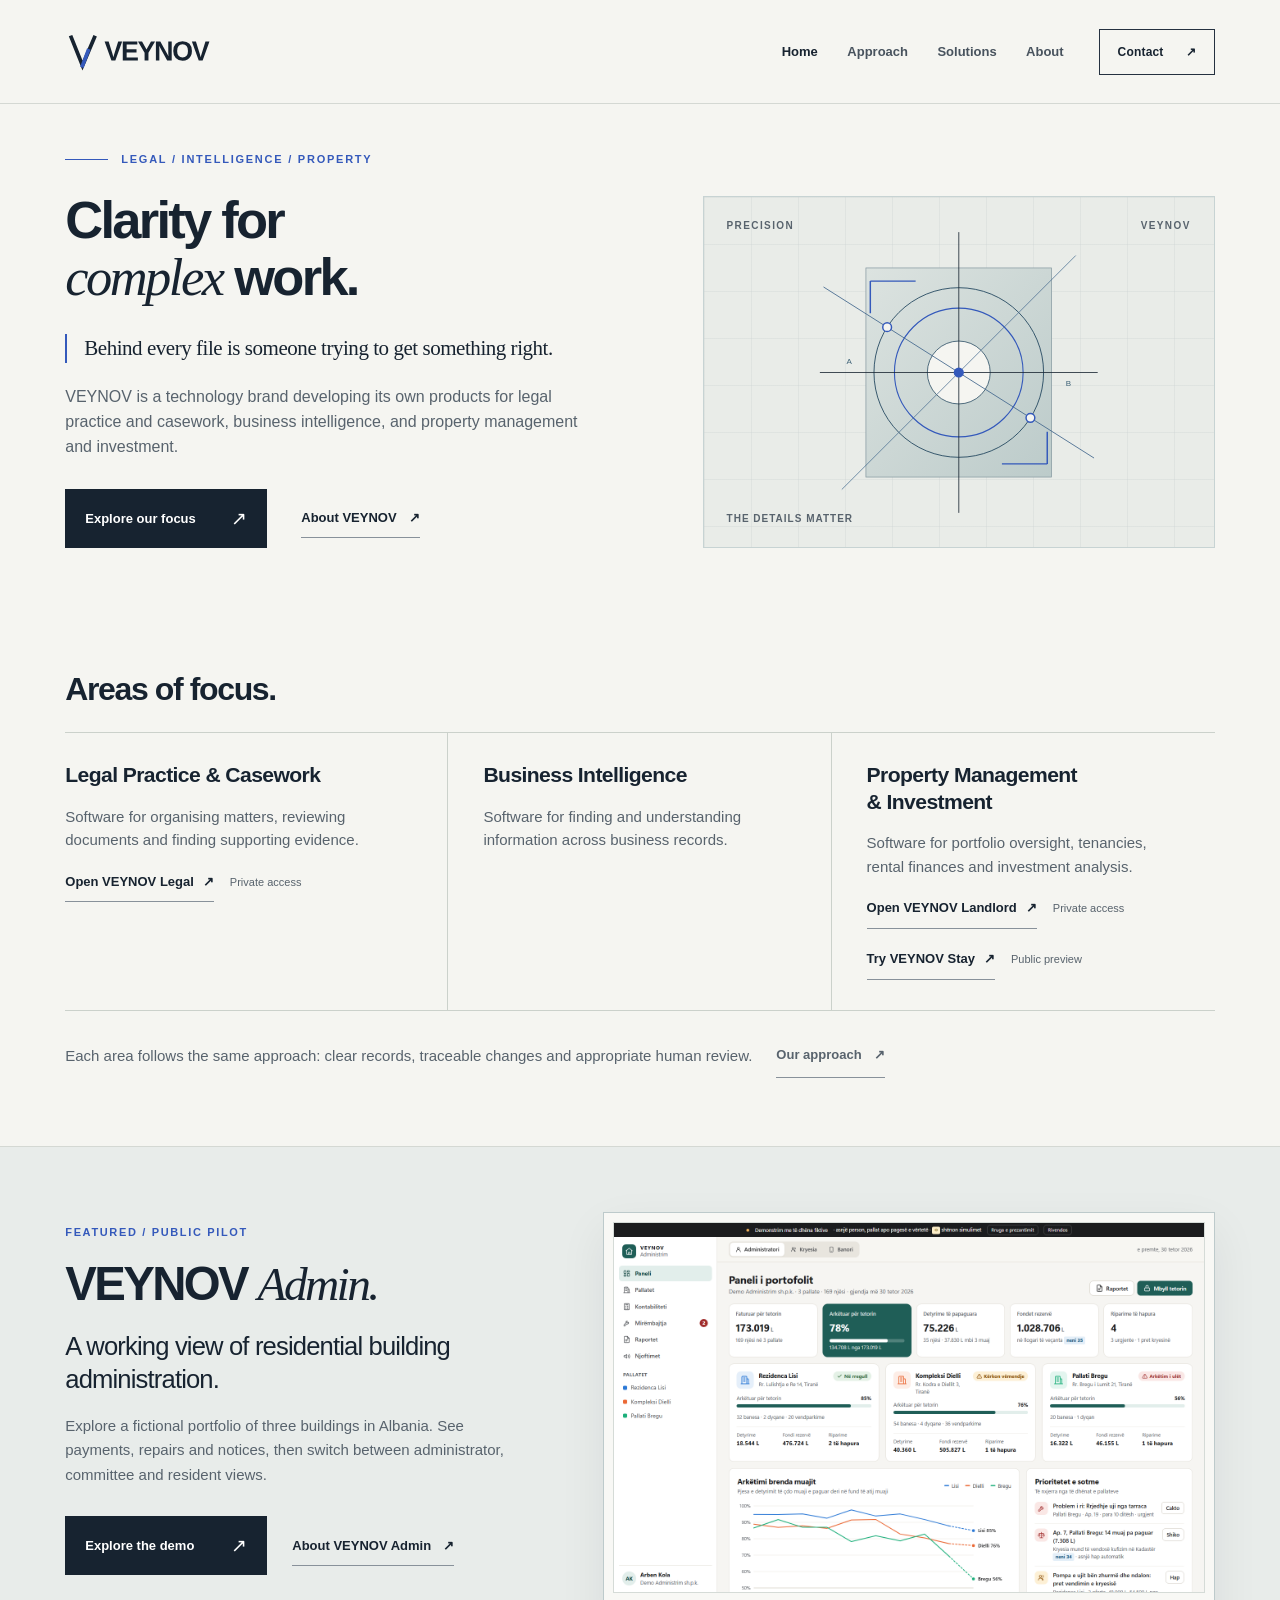
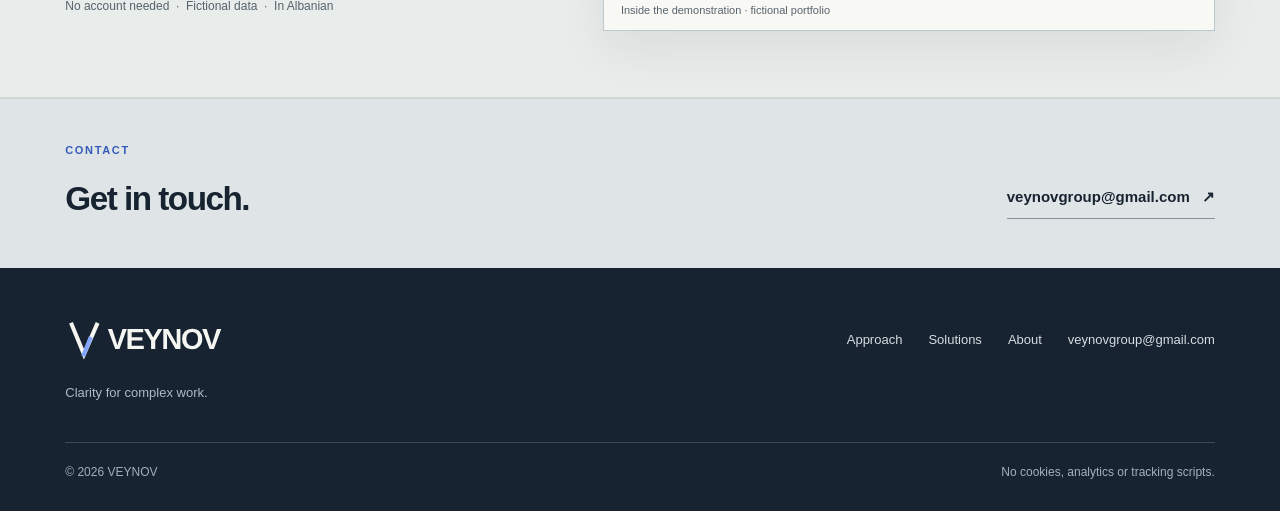
<file: index.html>
<!doctype html>
<html lang="en">
<head>
<meta charset="utf-8">
<meta name="viewport" content="width=device-width, initial-scale=1">
<meta name="color-scheme" content="light">
<meta name="theme-color" content="#f5f5f1">
<meta name="robots" content="noindex,follow">
<meta name="description" content="VEYNOV is a technology brand developing its own products for legal practice and casework, business intelligence, and property management and investment.">
<title>Clarity for complex work | VEYNOV</title>
<link rel="canonical" href="https://veynov.com/">
<meta property="og:type" content="website">
<meta property="og:site_name" content="VEYNOV">
<meta property="og:title" content="Clarity for complex work | VEYNOV">
<meta property="og:description" content="VEYNOV is a technology brand developing its own products for legal practice and casework, business intelligence, and property management and investment.">
<meta property="og:url" content="https://veynov.com/">
<meta property="og:image" content="https://veynov.com/assets/brand/veynov-social-share.png">
<meta property="og:image:width" content="1200">
<meta property="og:image:height" content="630">
<meta property="og:image:alt" content="VEYNOV — Clarity for complex work">
<meta name="twitter:card" content="summary_large_image">
<meta name="twitter:image" content="https://veynov.com/assets/brand/veynov-social-share.png">
<link rel="icon" href="assets/favicon.svg" type="image/svg+xml">
<link rel="icon" href="assets/brand/favicon-32.png" sizes="32x32" type="image/png">
<link rel="apple-touch-icon" href="assets/brand/apple-touch-icon.png" sizes="180x180">
<link rel="stylesheet" href="assets/styles.css">
</head>
<body>
<a class="skip-link" href="#main-content">Skip to content</a>
<header class="site-header">
  <div class="frame header-inner">
    <a class="brand" href="./" aria-label="VEYNOV — Home"><img class="brand-wordmark-img" src="assets/logo.svg" width="147" height="40" alt=""></a>
    <nav class="nav" id="main-nav" aria-label="Main navigation">
      <a href="index.html" aria-current="page">Home</a>
      <a href="platform.html">Approach</a>
      <a href="solutions.html">Solutions</a>
      <a href="about.html">About</a>
      <a class="nav-mail" href="mailto:veynovgroup@gmail.com">Contact</a>
    </nav>
    <a class="nav-action" href="mailto:veynovgroup@gmail.com">Contact <span aria-hidden="true">↗</span></a>
    <button class="mobile-toggle" type="button" aria-label="Open menu" aria-controls="main-nav" aria-expanded="false"><svg viewBox="0 0 24 24" fill="none" aria-hidden="true"><path d="M3 7h18M3 12h18M3 17h18" stroke="currentColor" stroke-width="1.5" stroke-linecap="square"/></svg></button>
  </div>
</header>

<main id="main-content" tabindex="-1">
  <section class="frame hero" aria-labelledby="hero-title">
    <div class="hero-kicker"><span class="kicker-line"></span><span>LEGAL / INTELLIGENCE / PROPERTY</span></div>
    <div class="hero-grid">
      <div class="hero-copy">
        <h1 id="hero-title"><span class="line">Clarity for</span> <span class="line"><span class="serif">complex</span> work.</span></h1>
        <p class="hero-philosophy">Behind every file is someone trying to get something right.</p>
        <p class="hero-text">VEYNOV is a technology brand developing its own products for legal practice and casework, business intelligence, and property management and investment.</p>
        <div class="hero-buttons">
          <a class="primary-btn" href="solutions.html">Explore our focus <span class="arrow" aria-hidden="true">↗</span></a>
          <a class="text-link" href="about.html">About VEYNOV <span aria-hidden="true">↗</span></a>
        </div>
      </div>
      <div class="hero-visual" role="img" aria-label="Geometric target illustration">
        <div class="visual-canvas">
          <div class="canvas-top"><span>PRECISION</span><span>VEYNOV</span></div>
          <svg viewBox="0 0 520 450" preserveAspectRatio="xMidYMid meet" aria-hidden="true"><defs><linearGradient id="recttone" x1="0" y1="0" x2="1" y2="1"><stop offset="0" stop-color="#dce3e0"/><stop offset="1" stop-color="#bccbca"/></linearGradient></defs>
<rect x="133" y="82" width="254" height="286" fill="url(#recttone)" stroke="#879aa2" stroke-width="1"/>
<circle cx="260" cy="225" r="116" fill="none" stroke="#1c415a" stroke-width="1.15"/>
<circle cx="260" cy="225" r="88" fill="none" stroke="#3459bb" stroke-width="1.5"/>
<circle cx="260" cy="225" r="43" fill="#f5f5f1" stroke="#1c415a" stroke-width="1"/>
<path d="M70 225H450M260 33V417" stroke="#172330" stroke-width="1.1"/>
<path d="M75 108L445 342" stroke="#476b8f" stroke-width="1.2"/>
<path d="M100 385L420 65" stroke="#476b8f" stroke-width="1"/>
<circle cx="260" cy="225" r="7" fill="#3459bb"/>
<circle cx="162" cy="163" r="6" fill="#f5f5f1" stroke="#3459bb" stroke-width="2"/>
<circle cx="358" cy="287" r="6" fill="#f5f5f1" stroke="#3459bb" stroke-width="2"/>
<path d="M139 100h62M139 100v44" fill="none" stroke="#3459bb" stroke-width="2"/>
<path d="M381 350h-62M381 350v-44" fill="none" stroke="#3459bb" stroke-width="2"/>
<text x="110" y="214" fill="#3e6277" font-size="11" font-family="Arial" text-anchor="middle">A</text>
<text x="410" y="244" fill="#3e6277" font-size="11" font-family="Arial" text-anchor="middle">B</text>
</svg>
          <div class="canvas-bottom"><span>THE DETAILS MATTER</span></div>
        </div>
      </div>
    </div>
  </section>

  <section class="frame focus-section" id="focus" aria-labelledby="focus-title">
    <h2 class="section-title" id="focus-title">Areas of focus.</h2>
    <div class="focus-grid">
      <article class="focus-item">
        <h3><a href="https://legal.veynov.com/">Legal Practice &amp; Casework</a></h3>
        <p>Software for organising matters, reviewing documents and finding supporting evidence.</p>
        <div class="product-entry"><a href="https://legal.veynov.com/">Open VEYNOV Legal <span aria-hidden="true">↗</span></a><span class="product-stage">Private access</span></div>
      </article>
      <article class="focus-item">
        <h3><a href="solutions.html#intelligence">Business Intelligence</a></h3>
        <p>Software for finding and understanding information across business records.</p>
      </article>
      <article class="focus-item">
        <h3><a href="solutions.html#property">Property Management &amp; Investment</a></h3>
        <p>Software for portfolio oversight, tenancies, rental finances and investment analysis.</p>
        <div class="product-entry"><a href="https://landlord.veynov.com/">Open VEYNOV Landlord <span aria-hidden="true">↗</span></a><span class="product-stage">Private access</span></div>
        <div class="product-entry"><a href="stay.html">Try VEYNOV Stay <span aria-hidden="true">↗</span></a><span class="product-stage">Public preview</span></div>
      </article>
    </div>
    <p class="focus-note">Each area follows the same approach: clear records, traceable changes and appropriate human review. <a class="text-link" href="platform.html">Our approach <span aria-hidden="true">↗</span></a></p>
  </section>

  <section class="admin-feature" aria-labelledby="admin-feature-title">
    <div class="frame admin-feature-inner">
      <div class="admin-feature-copy">
        <p class="section-no">Featured / Public pilot</p>
        <h2 id="admin-feature-title">VEYNOV <em>Admin.</em></h2>
        <p class="admin-feature-lead">A working view of residential building administration.</p>
        <p class="admin-feature-text">Explore a fictional portfolio of three buildings in Albania. See payments, repairs and notices, then switch between administrator, committee and resident views.</p>
        <div class="admin-feature-actions">
          <a class="primary-btn" href="https://tirona20-dotcom.github.io/veynov-albania-admin-demo/">Explore the demo <span class="arrow" aria-hidden="true">↗</span></a>
          <a class="text-link" href="admin.html">About VEYNOV Admin <span aria-hidden="true">↗</span></a>
        </div>
        <p class="admin-feature-meta">No account needed &nbsp;·&nbsp; Fictional data &nbsp;·&nbsp; In Albanian</p>
      </div>
      <figure class="admin-preview">
        <a href="admin.html" aria-label="View VEYNOV Admin pilot details">
          <img src="assets/admin-portfolio-demo.png" width="1440" height="900" alt="Preview of the VEYNOV Admin demonstration dashboard showing three fictional apartment buildings, payments, reserves and maintenance" loading="lazy" decoding="async">
        </a>
        <figcaption>Inside the demonstration · fictional portfolio</figcaption>
      </figure>
    </div>
  </section>

  <section class="band" aria-labelledby="contact-title">
    <div class="frame band-inner">
      <div><p class="section-no">Contact</p><h2 id="contact-title">Get in touch.</h2></div>
      <p class="band-action"><a class="text-link" href="mailto:veynovgroup@gmail.com">veynovgroup@gmail.com <span aria-hidden="true">↗</span></a></p>
    </div>
  </section>
</main>

<footer class="site-footer">
  <div class="frame footer-inner">
    <div>
      <a class="brand" href="./" aria-label="VEYNOV — Home"><img class="brand-wordmark-img" src="assets/brand/veynov-wordmark-reverse.svg" width="159" height="43" alt=""></a>
      <p class="footer-tagline">Clarity for complex work.</p>
    </div>
    <nav class="footer-links" aria-label="Footer links"><a href="platform.html">Approach</a><a href="solutions.html">Solutions</a><a href="about.html">About</a><a href="mailto:veynovgroup@gmail.com">veynovgroup@gmail.com</a></nav>
  </div>
  <div class="frame"><div class="footer-bottom"><p>© 2026 VEYNOV</p><p>No cookies, analytics or tracking scripts.</p></div></div>
</footer>
<script src="assets/app.js" defer></script>
</body>
</html>
</file>
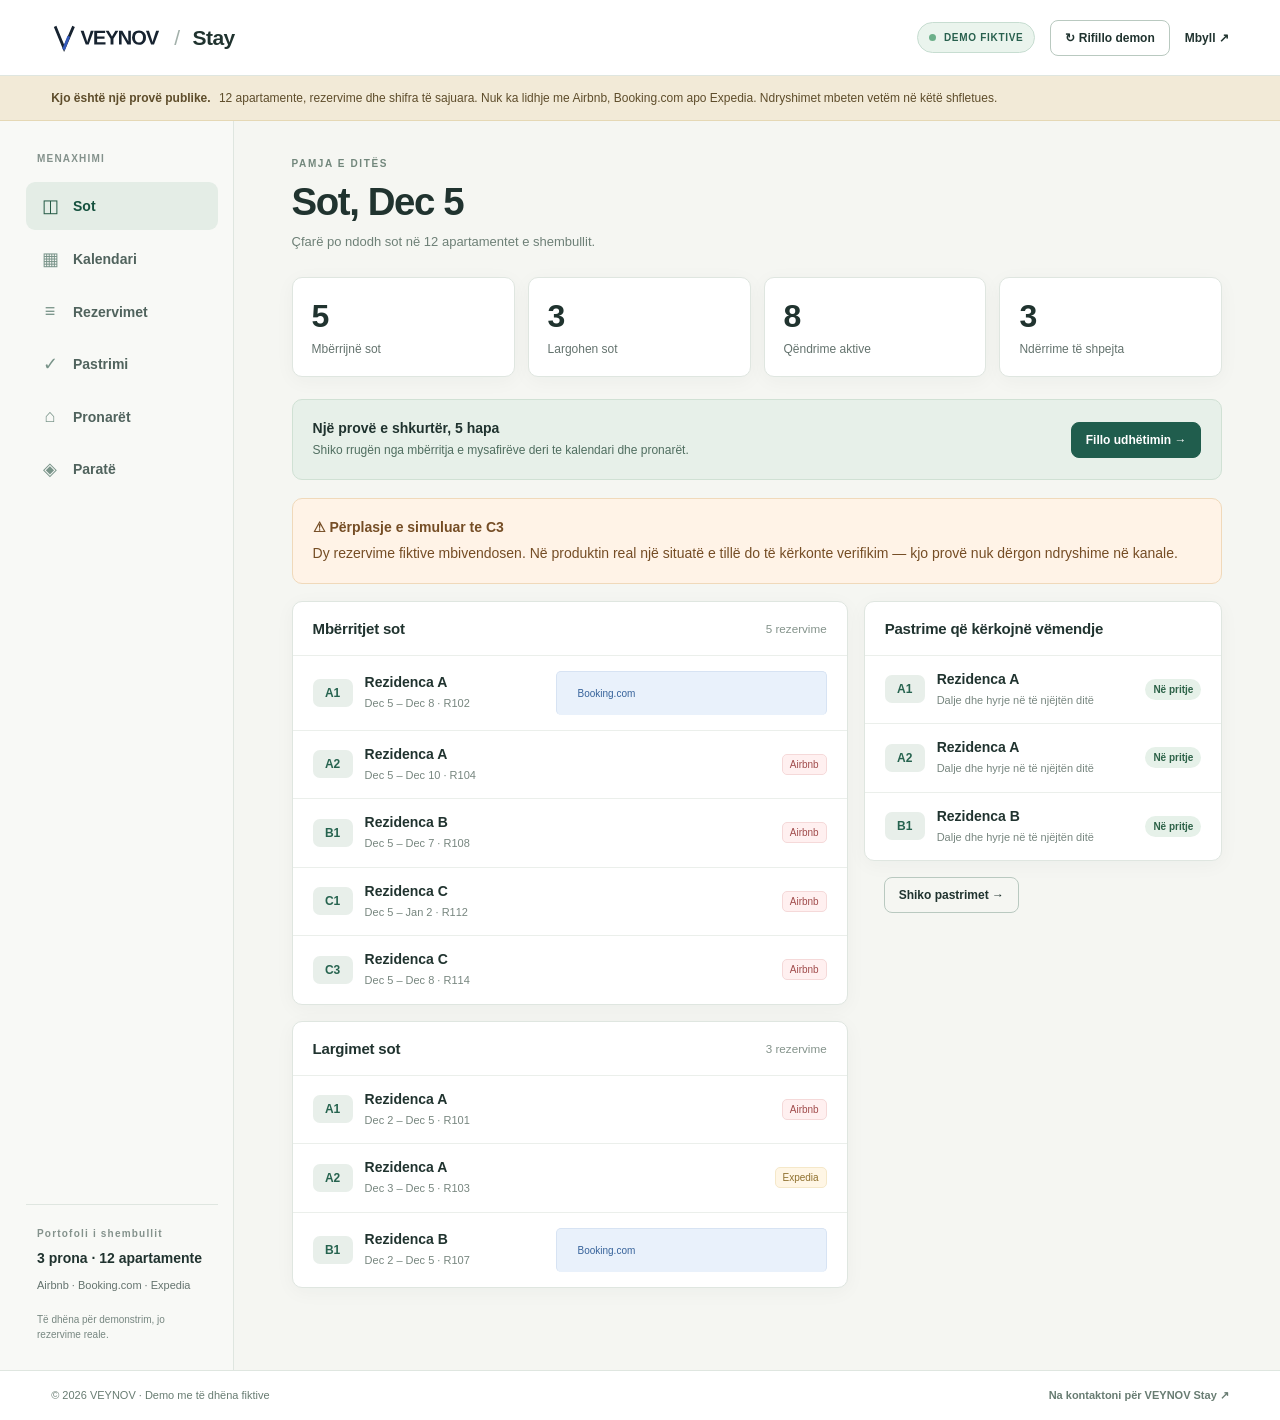
<file: stay-demo/index.html>
<!doctype html>
<html lang="sq">
<head>
<meta charset="utf-8"><meta name="viewport" content="width=device-width,initial-scale=1">
<meta name="robots" content="noindex,nofollow">
<meta name="theme-color" content="#f5f6f2">
<meta name="description" content="VEYNOV Stay — demonstrim interaktiv me 12 apartamente fiktive. Pa regjistrim dhe pa të dhëna reale.">
<title>Provo VEYNOV Stay — Demo</title>
<link rel="icon" href="../assets/favicon.svg" type="image/svg+xml">
<link rel="stylesheet" href="stay.css">
<script src="stay.js" defer></script>
</head>
<body>
<a class="skip" href="#content">Kalo te përmbajtja</a>
<header class="mast">
  <a class="identity" href="../stay.html" aria-label="VEYNOV Stay — kthim"><img src="../assets/logo.svg" alt="VEYNOV" width="126" height="36"><span class="dash">/</span><strong>Stay</strong></a>
  <div class="mast-actions"><span class="pill"><span class="pulse"></span> DEMO FIKTIVE</span><button id="reset" class="btn ghost" type="button">↻ Rifillo demon</button><a class="exit" href="../stay.html">Mbyll <span aria-hidden="true">↗</span></a></div>
</header>
<div class="notice" role="status"><strong>Kjo është një provë publike.</strong> 12 apartamente, rezervime dhe shifra të sajuara. Nuk ka lidhje me Airbnb, Booking.com apo Expedia. Ndryshimet mbeten vetëm në këtë shfletues.</div>
<div class="shell">
  <aside class="sidebar" aria-label="Faqet e demonstrimit">
    <div class="sidebar-title">MENAXHIMI</div>
    <nav id="nav" class="nav">
      <button type="button" class="active" data-view="sot"><span>◫</span> Sot</button>
      <button type="button" data-view="kalendari"><span>▦</span> Kalendari</button>
      <button type="button" data-view="rezervimet"><span>≡</span> Rezervimet</button>
      <button type="button" data-view="pastrimi"><span>✓</span> Pastrimi</button>
      <button type="button" data-view="pronaret"><span>⌂</span> Pronarët</button>
      <button type="button" data-view="parate"><span>◈</span> Paratë</button>
    </nav>
    <div class="sidebar-foot"><div class="side-label">Portofoli i shembullit</div><strong>3 prona · 12 apartamente</strong><p>Airbnb · Booking.com · Expedia</p><div class="mini-note">Të dhëna për demonstrim, jo rezervime reale.</div></div>
  </aside>
  <main id="content" tabindex="-1" class="content"><div id="app" aria-live="polite"></div></main>
</div>
<footer class="foot"><span>© 2026 VEYNOV · Demo me të dhëna fiktive</span><a href="mailto:veynovgroup@gmail.com?subject=VEYNOV%20Stay%20%E2%80%94%20interesim">Na kontaktoni për VEYNOV Stay ↗</a></footer>
</body>
</html>
</file>
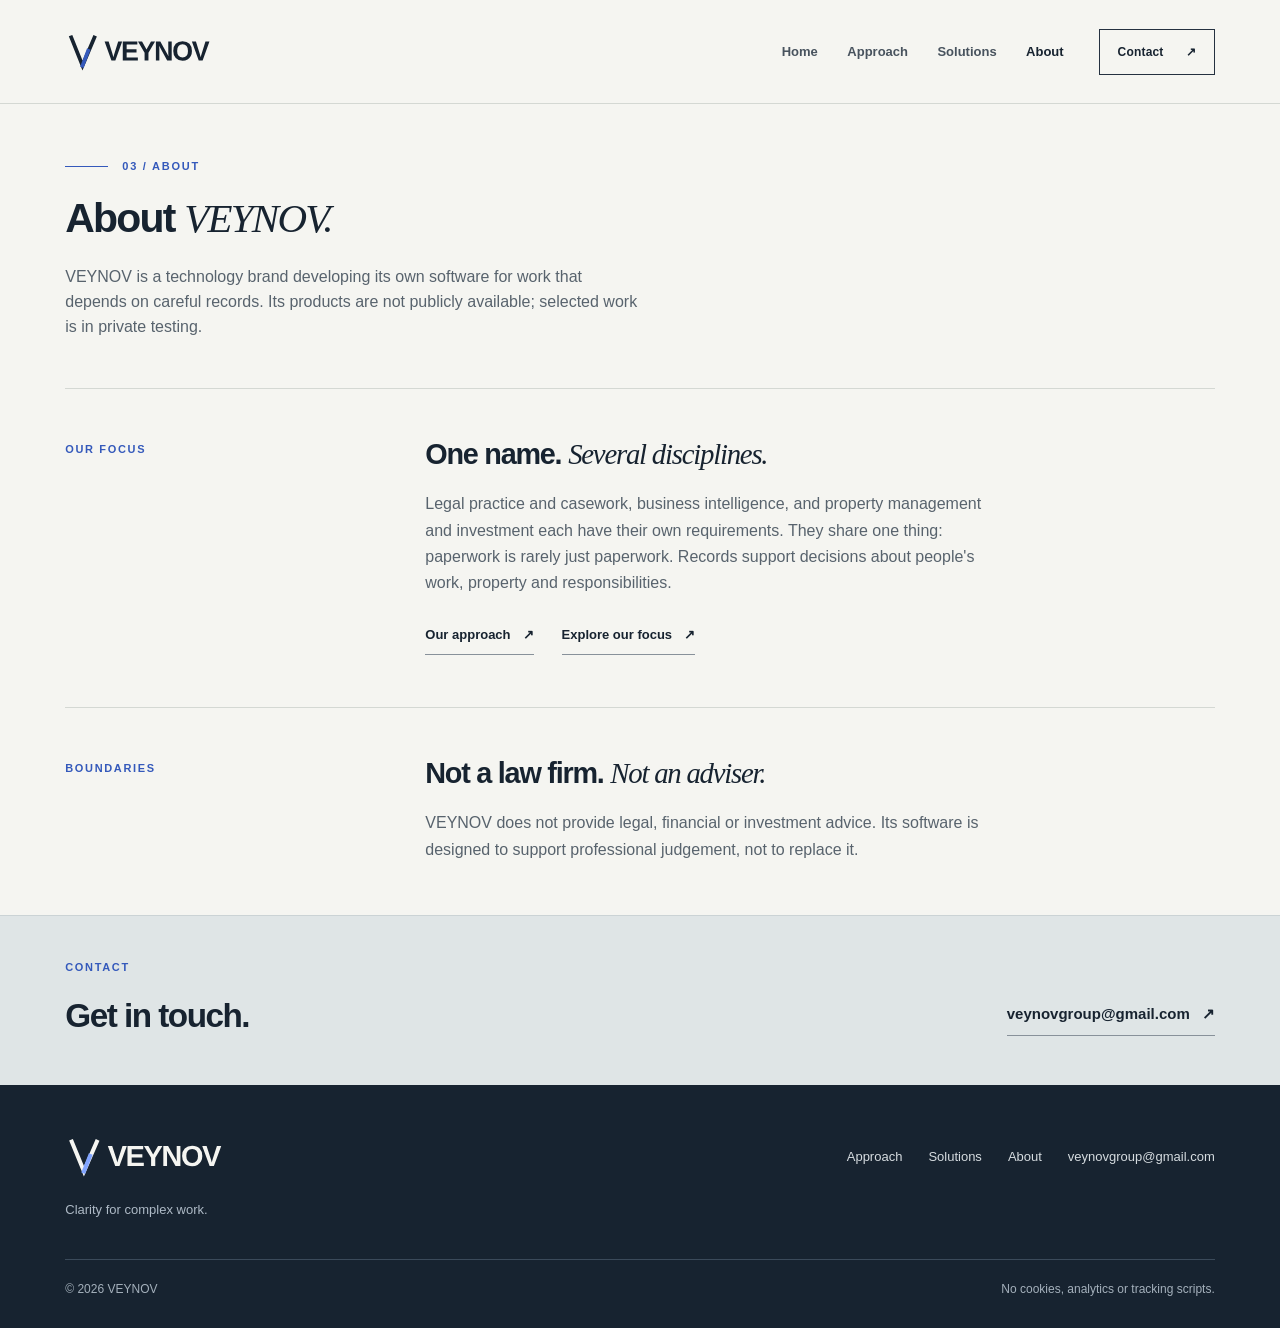
<file: about.html>
<!doctype html>
<html lang="en">
<head>
<meta charset="utf-8">
<meta name="viewport" content="width=device-width, initial-scale=1">
<meta name="color-scheme" content="light">
<meta name="theme-color" content="#f5f5f1">
<meta name="robots" content="noindex,follow">
<meta name="description" content="About VEYNOV: a technology brand developing its own software for legal practice, business intelligence and property management.">
<title>About VEYNOV</title>
<link rel="canonical" href="https://veynov.com/about.html">
<meta property="og:type" content="website">
<meta property="og:site_name" content="VEYNOV">
<meta property="og:title" content="About VEYNOV">
<meta property="og:description" content="About VEYNOV: a technology brand developing its own software for legal practice, business intelligence and property management.">
<meta property="og:url" content="https://veynov.com/about.html">
<meta property="og:image" content="https://veynov.com/assets/brand/veynov-social-share.png">
<meta property="og:image:width" content="1200">
<meta property="og:image:height" content="630">
<meta property="og:image:alt" content="VEYNOV — Clarity for complex work">
<meta name="twitter:card" content="summary_large_image">
<meta name="twitter:image" content="https://veynov.com/assets/brand/veynov-social-share.png">
<link rel="icon" href="assets/favicon.svg" type="image/svg+xml">
<link rel="icon" href="assets/brand/favicon-32.png" sizes="32x32" type="image/png">
<link rel="apple-touch-icon" href="assets/brand/apple-touch-icon.png" sizes="180x180">
<link rel="stylesheet" href="assets/styles.css">
</head>
<body>
<a class="skip-link" href="#main-content">Skip to content</a>
<header class="site-header">
  <div class="frame header-inner">
    <a class="brand" href="./" aria-label="VEYNOV — Home"><img class="brand-wordmark-img" src="assets/logo.svg" width="147" height="40" alt=""></a>
    <nav class="nav" id="main-nav" aria-label="Main navigation">
      <a href="index.html">Home</a>
      <a href="platform.html">Approach</a>
      <a href="solutions.html">Solutions</a>
      <a href="about.html" aria-current="page">About</a>
      <a class="nav-mail" href="mailto:veynovgroup@gmail.com">Contact</a>
    </nav>
    <a class="nav-action" href="mailto:veynovgroup@gmail.com">Contact <span aria-hidden="true">↗</span></a>
    <button class="mobile-toggle" type="button" aria-label="Open menu" aria-controls="main-nav" aria-expanded="false"><svg viewBox="0 0 24 24" fill="none" aria-hidden="true"><path d="M3 7h18M3 12h18M3 17h18" stroke="currentColor" stroke-width="1.5" stroke-linecap="square"/></svg></button>
  </div>
</header>

<main id="main-content" tabindex="-1" class="about-page">
  <section class="frame subhero" aria-labelledby="page-title">
    <p class="overline">03 / About</p>
    <h1 class="page-h1" id="page-title">About <em>VEYNOV.</em></h1>
    <p class="lead">VEYNOV is a technology brand developing its own software for work that depends on careful records. Its products are not publicly available; selected work is in private testing.</p>
  </section>

  <div class="frame">
    <section class="about-row" aria-labelledby="disciplines-title">
      <p class="section-no">Our focus</p>
      <div class="about-body">
        <h2 class="section-title" id="disciplines-title">One name. <em>Several disciplines.</em></h2>
        <p>Legal practice and casework, business intelligence, and property management and investment each have their own requirements. They share one thing: paperwork is rarely just paperwork. Records support decisions about people's work, property and responsibilities.</p>
        <div class="about-links"><a class="text-link" href="platform.html">Our approach <span aria-hidden="true">↗</span></a><a class="text-link" href="solutions.html">Explore our focus <span aria-hidden="true">↗</span></a></div>
      </div>
    </section>
    <section class="about-row" aria-labelledby="boundaries-title">
      <p class="section-no">Boundaries</p>
      <div class="about-body">
        <h2 class="section-title" id="boundaries-title">Not a law firm. <em>Not an adviser.</em></h2>
        <p>VEYNOV does not provide legal, financial or investment advice. Its software is designed to support professional judgement, not to replace it.</p>
      </div>
    </section>
  </div>

  <section class="band" aria-labelledby="contact-title">
    <div class="frame band-inner">
      <div><p class="section-no">Contact</p><h2 id="contact-title">Get in touch.</h2></div>
      <p class="band-action"><a class="text-link" href="mailto:veynovgroup@gmail.com">veynovgroup@gmail.com <span aria-hidden="true">↗</span></a></p>
    </div>
  </section>
</main>

<footer class="site-footer">
  <div class="frame footer-inner">
    <div>
      <a class="brand" href="./" aria-label="VEYNOV — Home"><img class="brand-wordmark-img" src="assets/brand/veynov-wordmark-reverse.svg" width="159" height="43" alt=""></a>
      <p class="footer-tagline">Clarity for complex work.</p>
    </div>
    <nav class="footer-links" aria-label="Footer links"><a href="platform.html">Approach</a><a href="solutions.html">Solutions</a><a href="about.html">About</a><a href="mailto:veynovgroup@gmail.com">veynovgroup@gmail.com</a></nav>
  </div>
  <div class="frame"><div class="footer-bottom"><p>© 2026 VEYNOV</p><p>No cookies, analytics or tracking scripts.</p></div></div>
</footer>
<script src="assets/app.js" defer></script>
</body>
</html>
</file>
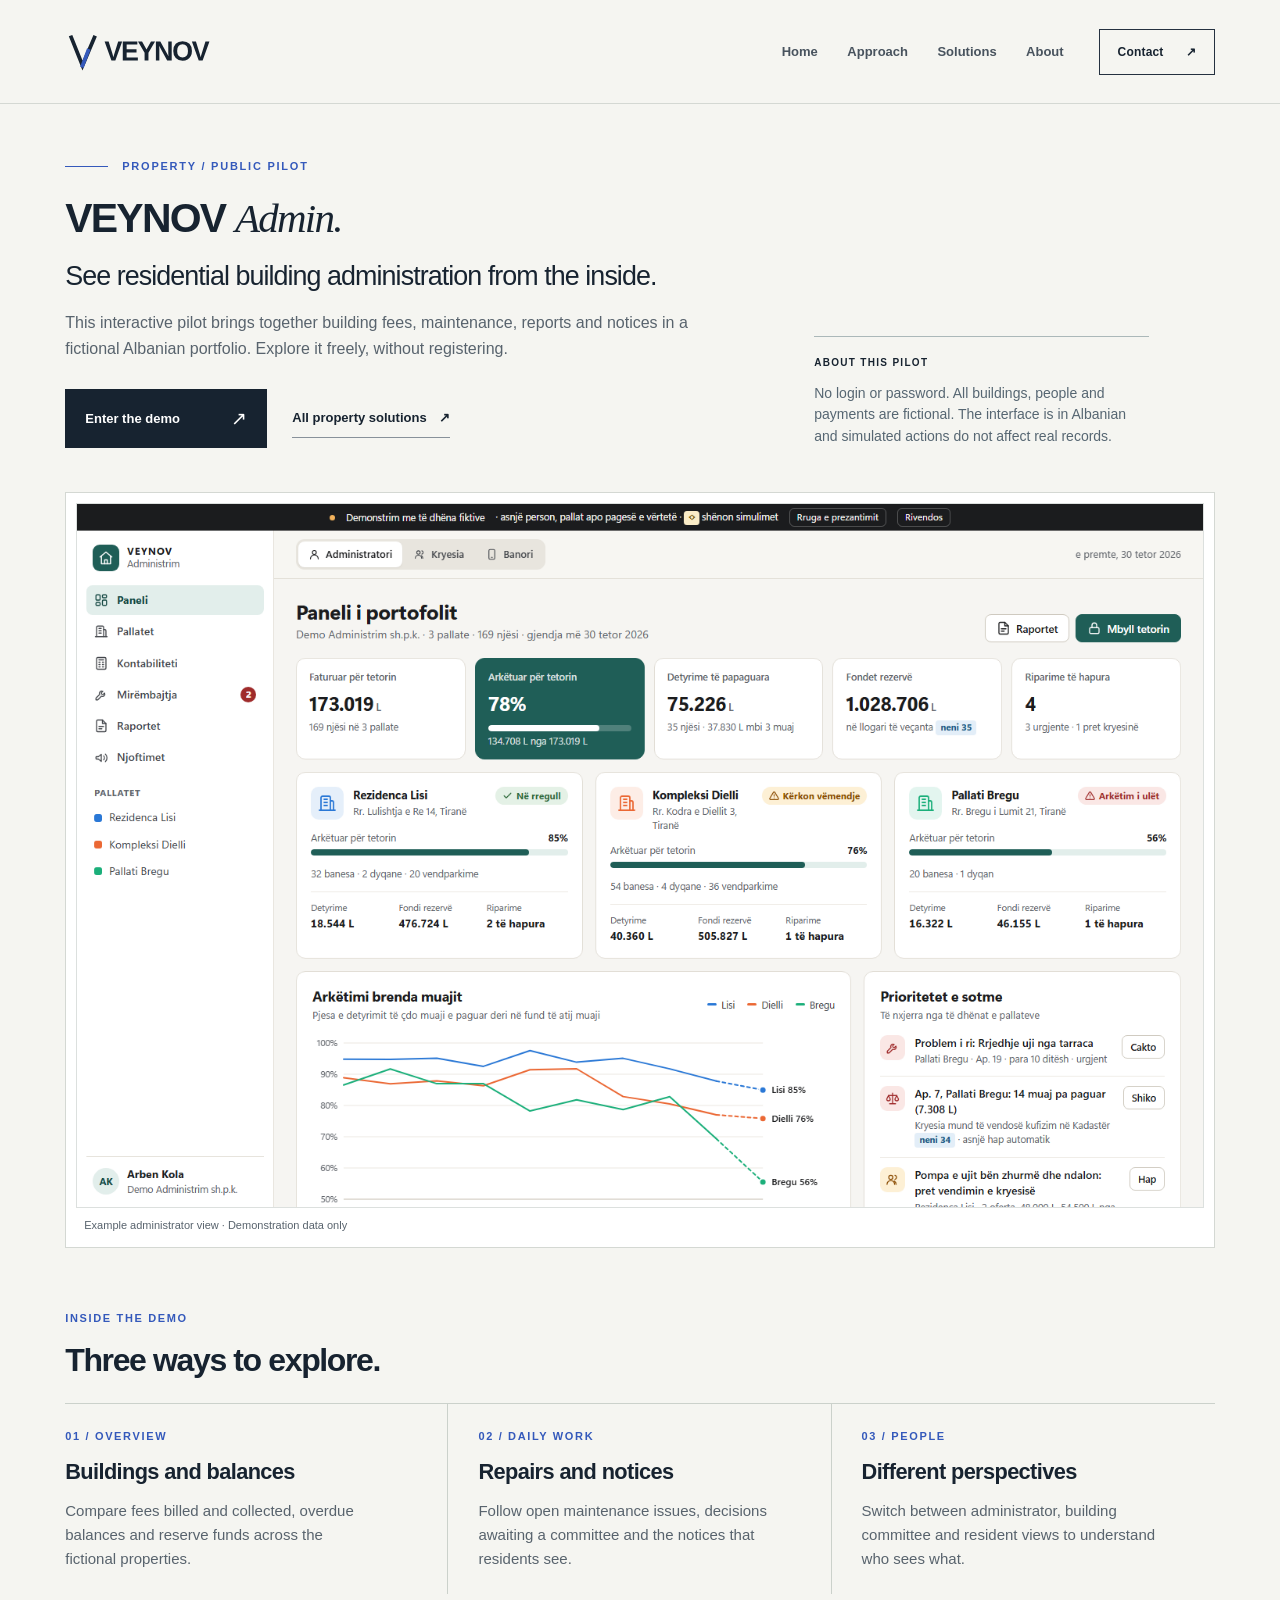
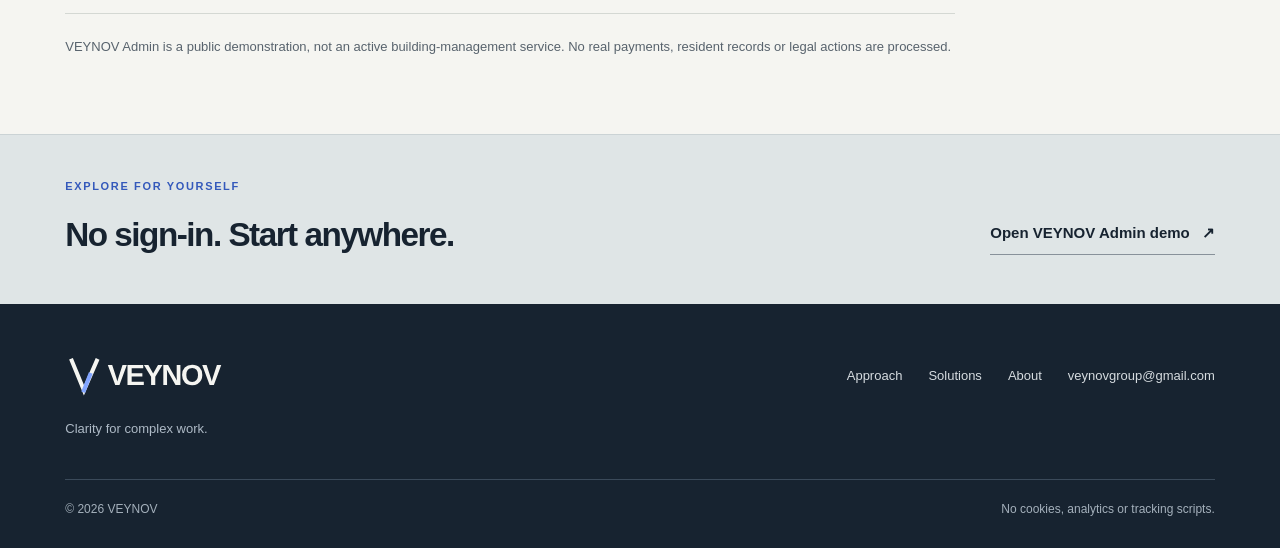
<file: admin.html>
<!doctype html>
<html lang="en">
<head>
<meta charset="utf-8">
<meta name="viewport" content="width=device-width, initial-scale=1">
<meta name="color-scheme" content="light">
<meta name="theme-color" content="#f5f5f1">
<meta name="robots" content="noindex,follow">
<meta name="description" content="Explore VEYNOV Admin, an interactive public pilot for residential building administration in Albania. No account required; all data is fictional.">
<title>VEYNOV Admin | Residential building administration demo</title>
<link rel="canonical" href="https://veynov.com/admin.html">
<meta property="og:type" content="website">
<meta property="og:site_name" content="VEYNOV">
<meta property="og:title" content="VEYNOV Admin | Public interactive pilot">
<meta property="og:description" content="Explore VEYNOV Admin, an interactive public pilot for residential building administration in Albania. No account required; all data is fictional.">
<meta property="og:url" content="https://veynov.com/admin.html">
<meta property="og:image" content="https://veynov.com/assets/brand/veynov-social-share.png">
<meta property="og:image:width" content="1200">
<meta property="og:image:height" content="630">
<meta property="og:image:alt" content="VEYNOV — Clarity for complex work">
<meta name="twitter:card" content="summary_large_image">
<meta name="twitter:image" content="https://veynov.com/assets/brand/veynov-social-share.png">
<link rel="icon" href="assets/favicon.svg" type="image/svg+xml">
<link rel="icon" href="assets/brand/favicon-32.png" sizes="32x32" type="image/png">
<link rel="apple-touch-icon" href="assets/brand/apple-touch-icon.png" sizes="180x180">
<link rel="stylesheet" href="assets/styles.css">
</head>
<body>
<a class="skip-link" href="#main-content">Skip to content</a>
<header class="site-header">
  <div class="frame header-inner">
    <a class="brand" href="./" aria-label="VEYNOV — Home"><img class="brand-wordmark-img" src="assets/logo.svg" width="147" height="40" alt=""></a>
    <nav class="nav" id="main-nav" aria-label="Main navigation">
      <a href="index.html">Home</a>
      <a href="platform.html">Approach</a>
      <a href="solutions.html">Solutions</a>
      <a href="about.html">About</a>
      <a class="nav-mail" href="mailto:veynovgroup@gmail.com">Contact</a>
    </nav>
    <a class="nav-action" href="mailto:veynovgroup@gmail.com">Contact <span aria-hidden="true">↗</span></a>
    <button class="mobile-toggle" type="button" aria-label="Open menu" aria-controls="main-nav" aria-expanded="false"><svg viewBox="0 0 24 24" fill="none" aria-hidden="true"><path d="M3 7h18M3 12h18M3 17h18" stroke="currentColor" stroke-width="1.5" stroke-linecap="square"/></svg></button>
  </div>
</header>

<main id="main-content" tabindex="-1">
  <section class="frame admin-page-hero" aria-labelledby="page-title">
    <p class="overline">Property / Public pilot</p>
    <div class="subhero-grid">
      <div>
        <h1 class="page-h1" id="page-title">VEYNOV <em>Admin.</em></h1>
        <p class="admin-page-deck">See residential building administration from the inside.</p>
        <p class="lead">This interactive pilot brings together building fees, maintenance, reports and notices in a fictional Albanian portfolio. Explore it freely, without registering.</p>
        <div class="admin-feature-actions">
          <a class="primary-btn" href="https://tirona20-dotcom.github.io/veynov-albania-admin-demo/">Enter the demo <span class="arrow" aria-hidden="true">↗</span></a>
          <a class="text-link" href="solutions.html#property">All property solutions <span aria-hidden="true">↗</span></a>
        </div>
      </div>
      <aside class="page-note"><strong>About this pilot</strong>No login or password. All buildings, people and payments are fictional. The interface is in Albanian and simulated actions do not affect real records.</aside>
    </div>
  </section>

  <section class="frame admin-page-showcase" aria-label="Product preview">
    <figure class="admin-page-image">
      <img src="assets/admin-portfolio-demo.png" width="1440" height="900" alt="VEYNOV Admin dashboard, showing three fictional buildings with collection percentages, maintenance items and reserve funds" fetchpriority="high">
      <figcaption>Example administrator view · Demonstration data only</figcaption>
    </figure>
  </section>

  <section class="frame admin-page-detail" aria-labelledby="admin-detail-title">
    <div class="admin-detail-heading">
      <p class="section-no">Inside the demo</p>
      <h2 id="admin-detail-title" class="section-title">Three ways to explore.</h2>
    </div>
    <div class="admin-detail-grid">
      <article><span class="section-no">01 / Overview</span><h3>Buildings and balances</h3><p>Compare fees billed and collected, overdue balances and reserve funds across the fictional properties.</p></article>
      <article><span class="section-no">02 / Daily work</span><h3>Repairs and notices</h3><p>Follow open maintenance issues, decisions awaiting a committee and the notices that residents see.</p></article>
      <article><span class="section-no">03 / People</span><h3>Different perspectives</h3><p>Switch between administrator, building committee and resident views to understand who sees what.</p></article>
    </div>
    <p class="admin-page-limit">VEYNOV Admin is a public demonstration, not an active building-management service. No real payments, resident records or legal actions are processed.</p>
  </section>

  <section class="band" aria-labelledby="admin-visit-title">
    <div class="frame band-inner">
      <div><p class="section-no">Explore for yourself</p><h2 id="admin-visit-title">No sign-in. Start anywhere.</h2></div>
      <p class="band-action"><a class="text-link" href="https://tirona20-dotcom.github.io/veynov-albania-admin-demo/">Open VEYNOV Admin demo <span aria-hidden="true">↗</span></a></p>
    </div>
  </section>
</main>

<footer class="site-footer">
  <div class="frame footer-inner">
    <div>
      <a class="brand" href="./" aria-label="VEYNOV — Home"><img class="brand-wordmark-img" src="assets/brand/veynov-wordmark-reverse.svg" width="159" height="43" alt=""></a>
      <p class="footer-tagline">Clarity for complex work.</p>
    </div>
    <nav class="footer-links" aria-label="Footer links"><a href="platform.html">Approach</a><a href="solutions.html">Solutions</a><a href="about.html">About</a><a href="mailto:veynovgroup@gmail.com">veynovgroup@gmail.com</a></nav>
  </div>
  <div class="frame"><div class="footer-bottom"><p>© 2026 VEYNOV</p><p>No cookies, analytics or tracking scripts.</p></div></div>
</footer>
<script src="assets/app.js" defer></script>
</body>
</html>
</file>
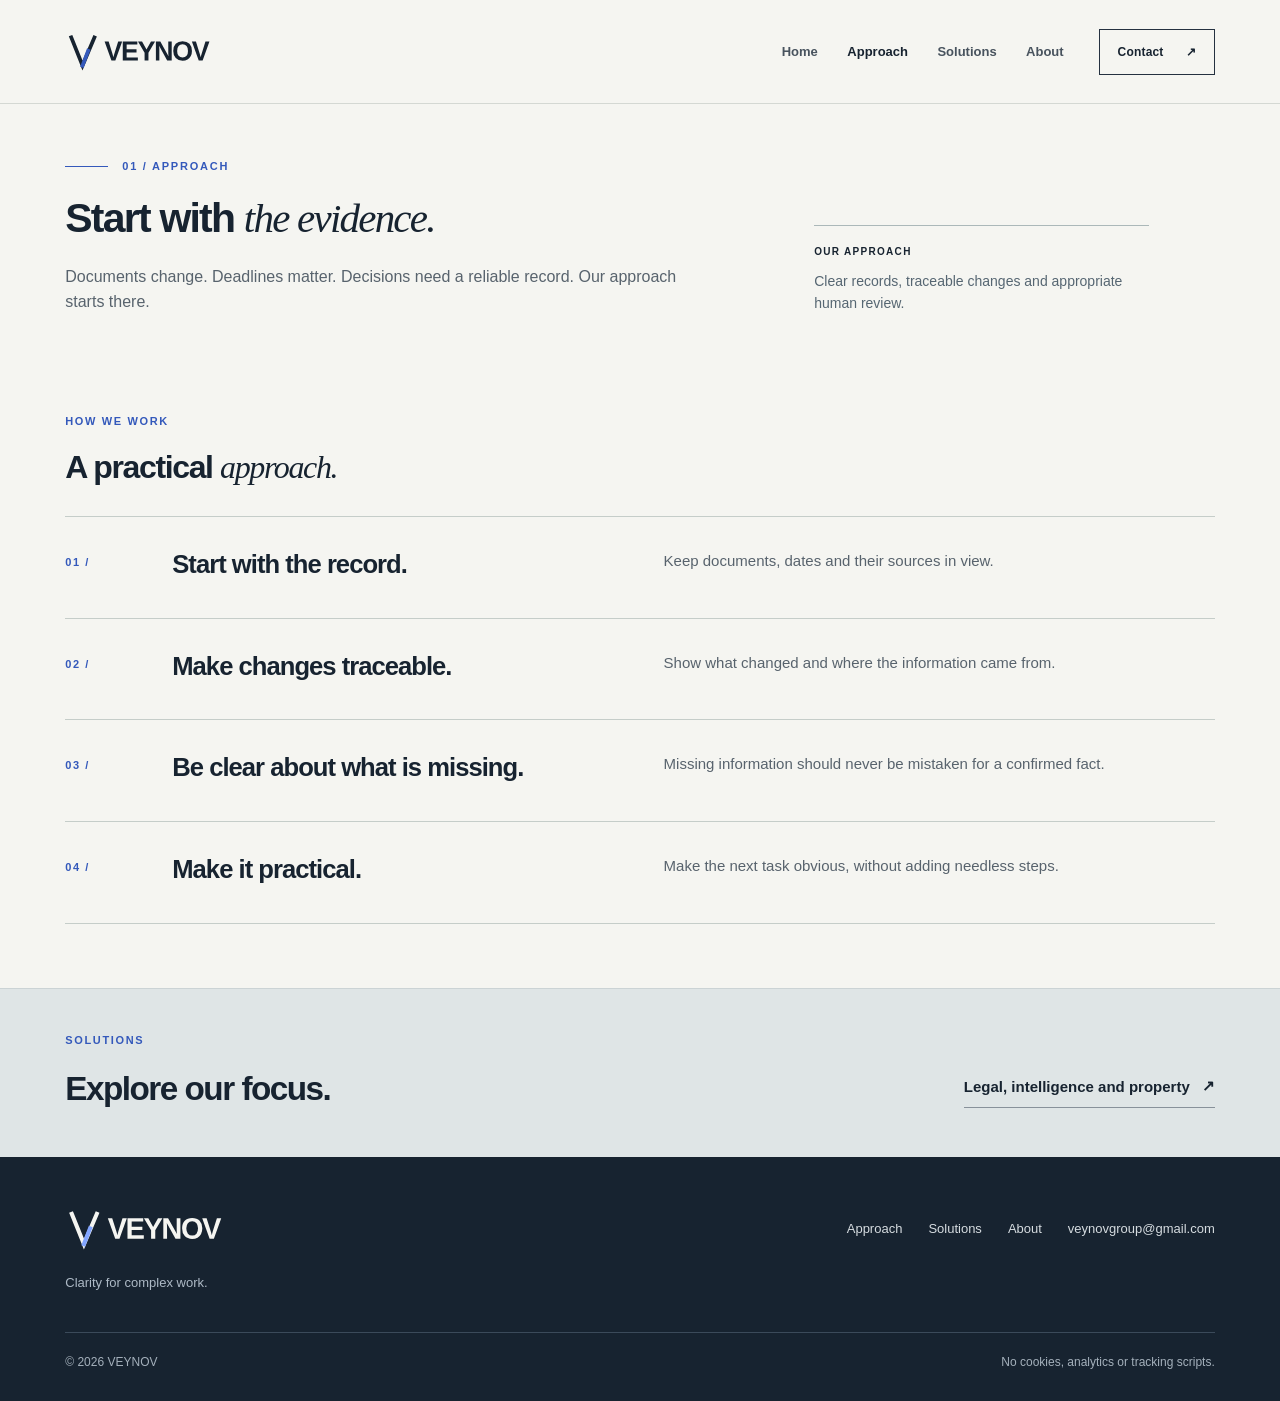
<file: platform.html>
<!doctype html>
<html lang="en">
<head>
<meta charset="utf-8">
<meta name="viewport" content="width=device-width, initial-scale=1">
<meta name="color-scheme" content="light">
<meta name="theme-color" content="#f5f5f1">
<meta name="robots" content="noindex,follow">
<meta name="description" content="How VEYNOV approaches source records, traceable information, human review and practical software design.">
<title>Our approach | VEYNOV</title>
<link rel="canonical" href="https://veynov.com/platform.html">
<meta property="og:type" content="website">
<meta property="og:site_name" content="VEYNOV">
<meta property="og:title" content="Our approach | VEYNOV">
<meta property="og:description" content="How VEYNOV approaches source records, traceable information, human review and practical software design.">
<meta property="og:url" content="https://veynov.com/platform.html">
<meta property="og:image" content="https://veynov.com/assets/brand/veynov-social-share.png">
<meta property="og:image:width" content="1200">
<meta property="og:image:height" content="630">
<meta property="og:image:alt" content="VEYNOV — Clarity for complex work">
<meta name="twitter:card" content="summary_large_image">
<meta name="twitter:image" content="https://veynov.com/assets/brand/veynov-social-share.png">
<link rel="icon" href="assets/favicon.svg" type="image/svg+xml">
<link rel="icon" href="assets/brand/favicon-32.png" sizes="32x32" type="image/png">
<link rel="apple-touch-icon" href="assets/brand/apple-touch-icon.png" sizes="180x180">
<link rel="stylesheet" href="assets/styles.css">
</head>
<body>
<a class="skip-link" href="#main-content">Skip to content</a>
<header class="site-header">
  <div class="frame header-inner">
    <a class="brand" href="./" aria-label="VEYNOV — Home"><img class="brand-wordmark-img" src="assets/logo.svg" width="147" height="40" alt=""></a>
    <nav class="nav" id="main-nav" aria-label="Main navigation">
      <a href="index.html">Home</a>
      <a href="platform.html" aria-current="page">Approach</a>
      <a href="solutions.html">Solutions</a>
      <a href="about.html">About</a>
      <a class="nav-mail" href="mailto:veynovgroup@gmail.com">Contact</a>
    </nav>
    <a class="nav-action" href="mailto:veynovgroup@gmail.com">Contact <span aria-hidden="true">↗</span></a>
    <button class="mobile-toggle" type="button" aria-label="Open menu" aria-controls="main-nav" aria-expanded="false"><svg viewBox="0 0 24 24" fill="none" aria-hidden="true"><path d="M3 7h18M3 12h18M3 17h18" stroke="currentColor" stroke-width="1.5" stroke-linecap="square"/></svg></button>
  </div>
</header>

<main id="main-content" tabindex="-1">
  <section class="frame subhero" aria-labelledby="page-title">
    <p class="overline">01 / Approach</p>
    <div class="subhero-grid">
      <div>
        <h1 class="page-h1" id="page-title">Start with <em>the evidence.</em></h1>
        <p class="lead">Documents change. Deadlines matter. Decisions need a reliable record. Our approach starts there.</p>
      </div>
      <aside class="page-note"><strong>Our approach</strong>Clear records, traceable changes and appropriate human review.</aside>
    </div>
  </section>

  <section class="frame section" aria-labelledby="principles">
    <div class="section-head">
      <p class="section-no">How we work</p>
      <h2 class="section-title" id="principles">A practical <em>approach.</em></h2>
    </div>
    <div class="detail-row"><span class="detail-no">01 /</span><h3>Start with the record.</h3><p>Keep documents, dates and their sources in view.</p></div>
    <div class="detail-row"><span class="detail-no">02 /</span><h3>Make changes traceable.</h3><p>Show what changed and where the information came from.</p></div>
    <div class="detail-row"><span class="detail-no">03 /</span><h3>Be clear about what is missing.</h3><p>Missing information should never be mistaken for a confirmed fact.</p></div>
    <div class="detail-row"><span class="detail-no">04 /</span><h3>Make it practical.</h3><p>Make the next task obvious, without adding needless steps.</p></div>
  </section>

  <section class="band" aria-labelledby="next-title">
    <div class="frame band-inner">
      <div><p class="section-no">Solutions</p><h2 id="next-title">Explore our focus.</h2></div>
      <p class="band-action"><a class="text-link" href="solutions.html">Legal, intelligence and property <span aria-hidden="true">↗</span></a></p>
    </div>
  </section>
</main>

<footer class="site-footer">
  <div class="frame footer-inner">
    <div>
      <a class="brand" href="./" aria-label="VEYNOV — Home"><img class="brand-wordmark-img" src="assets/brand/veynov-wordmark-reverse.svg" width="159" height="43" alt=""></a>
      <p class="footer-tagline">Clarity for complex work.</p>
    </div>
    <nav class="footer-links" aria-label="Footer links"><a href="platform.html">Approach</a><a href="solutions.html">Solutions</a><a href="about.html">About</a><a href="mailto:veynovgroup@gmail.com">veynovgroup@gmail.com</a></nav>
  </div>
  <div class="frame"><div class="footer-bottom"><p>© 2026 VEYNOV</p><p>No cookies, analytics or tracking scripts.</p></div></div>
</footer>
<script src="assets/app.js" defer></script>
</body>
</html>
</file>
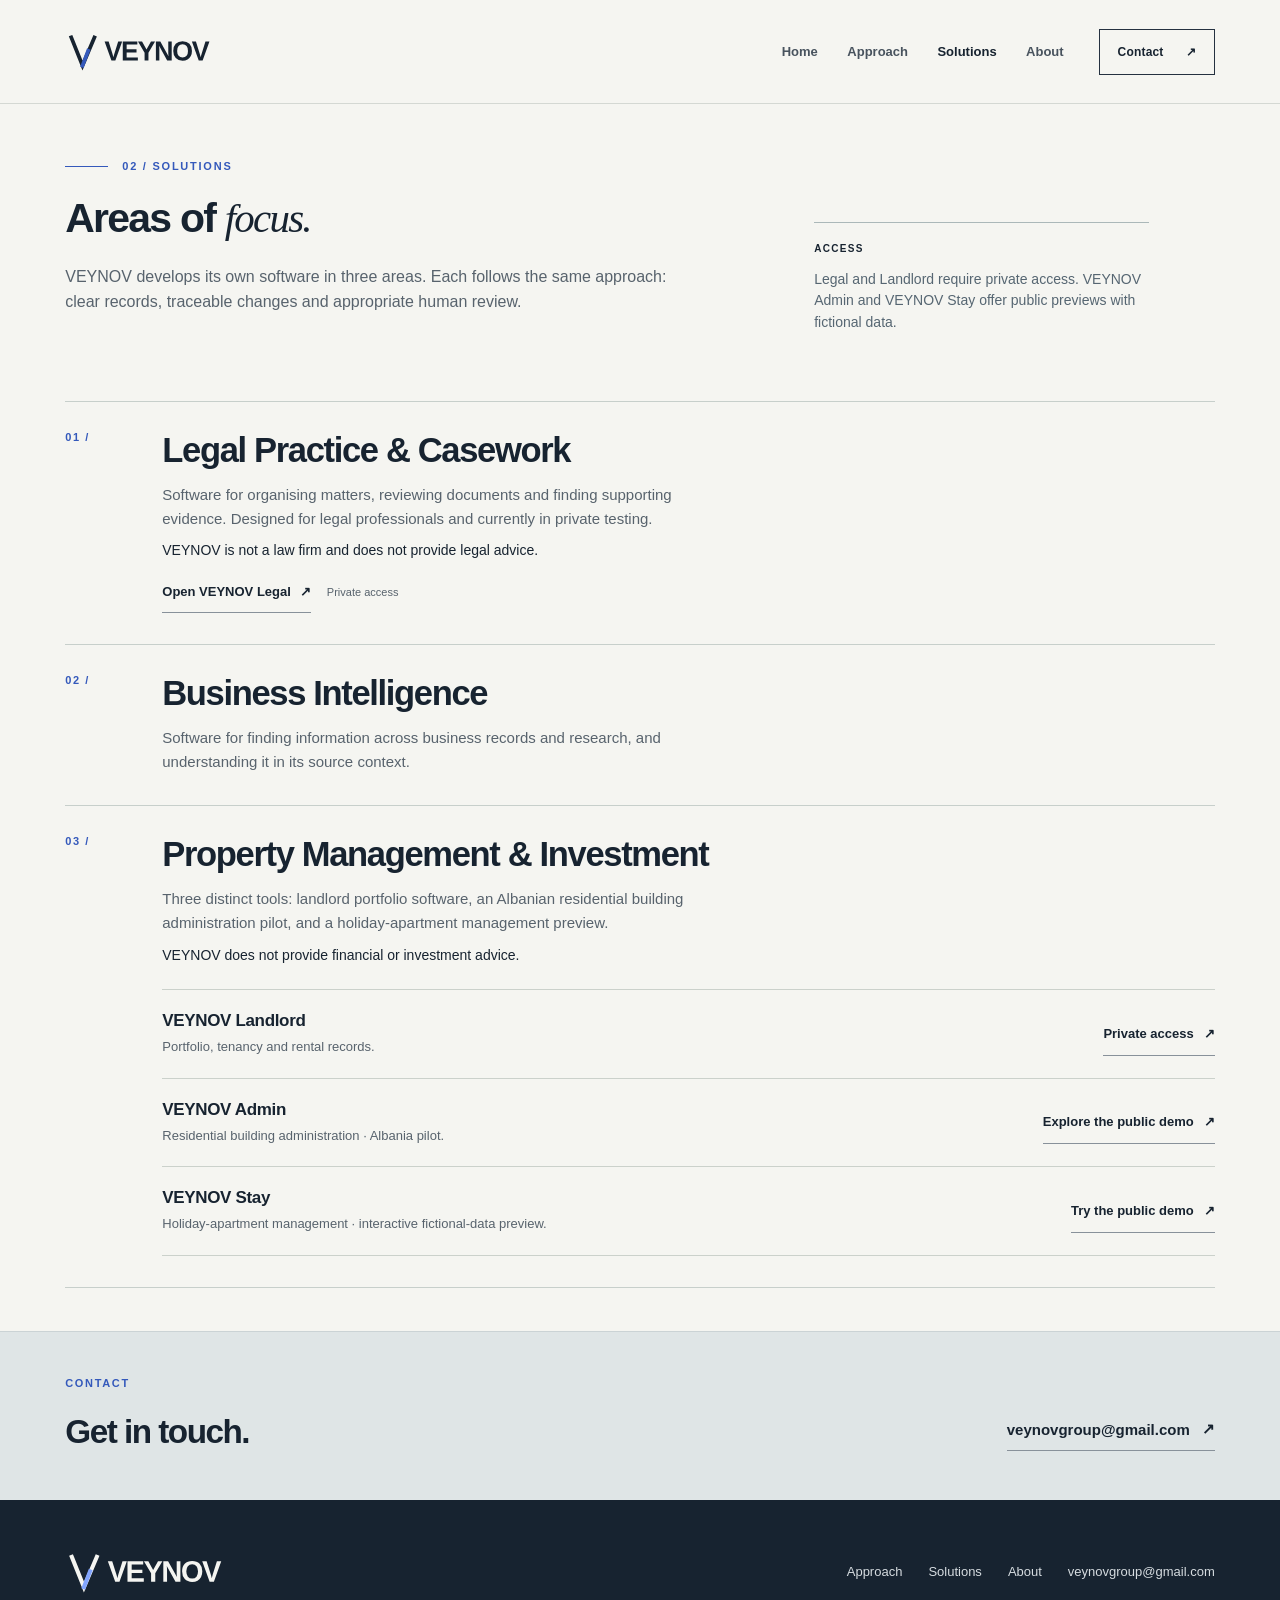
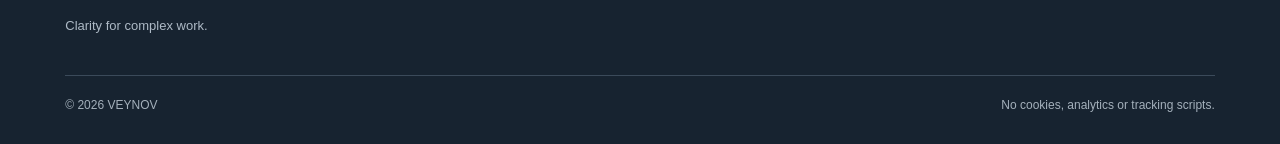
<file: solutions.html>
<!doctype html>
<html lang="en">
<head>
<meta charset="utf-8">
<meta name="viewport" content="width=device-width, initial-scale=1">
<meta name="color-scheme" content="light">
<meta name="theme-color" content="#f5f5f1">
<meta name="robots" content="noindex,follow">
<meta name="description" content="Legal Practice &amp; Casework, Business Intelligence, and Property Management &amp; Investment — VEYNOV areas of focus.">
<title>Solutions | VEYNOV</title>
<link rel="canonical" href="https://veynov.com/solutions.html">
<meta property="og:type" content="website">
<meta property="og:site_name" content="VEYNOV">
<meta property="og:title" content="Solutions | VEYNOV">
<meta property="og:description" content="Legal Practice &amp; Casework, Business Intelligence, and Property Management &amp; Investment — VEYNOV areas of focus.">
<meta property="og:url" content="https://veynov.com/solutions.html">
<meta property="og:image" content="https://veynov.com/assets/brand/veynov-social-share.png">
<meta property="og:image:width" content="1200">
<meta property="og:image:height" content="630">
<meta property="og:image:alt" content="VEYNOV — Clarity for complex work">
<meta name="twitter:card" content="summary_large_image">
<meta name="twitter:image" content="https://veynov.com/assets/brand/veynov-social-share.png">
<link rel="icon" href="assets/favicon.svg" type="image/svg+xml">
<link rel="icon" href="assets/brand/favicon-32.png" sizes="32x32" type="image/png">
<link rel="apple-touch-icon" href="assets/brand/apple-touch-icon.png" sizes="180x180">
<link rel="stylesheet" href="assets/styles.css">
</head>
<body>
<a class="skip-link" href="#main-content">Skip to content</a>
<header class="site-header">
  <div class="frame header-inner">
    <a class="brand" href="./" aria-label="VEYNOV — Home"><img class="brand-wordmark-img" src="assets/logo.svg" width="147" height="40" alt=""></a>
    <nav class="nav" id="main-nav" aria-label="Main navigation">
      <a href="index.html">Home</a>
      <a href="platform.html">Approach</a>
      <a href="solutions.html" aria-current="page">Solutions</a>
      <a href="about.html">About</a>
      <a class="nav-mail" href="mailto:veynovgroup@gmail.com">Contact</a>
    </nav>
    <a class="nav-action" href="mailto:veynovgroup@gmail.com">Contact <span aria-hidden="true">↗</span></a>
    <button class="mobile-toggle" type="button" aria-label="Open menu" aria-controls="main-nav" aria-expanded="false"><svg viewBox="0 0 24 24" fill="none" aria-hidden="true"><path d="M3 7h18M3 12h18M3 17h18" stroke="currentColor" stroke-width="1.5" stroke-linecap="square"/></svg></button>
  </div>
</header>

<main id="main-content" tabindex="-1">
  <section class="frame subhero" aria-labelledby="page-title">
    <p class="overline">02 / Solutions</p>
    <div class="subhero-grid">
      <div>
        <h1 class="page-h1" id="page-title">Areas of <em>focus.</em></h1>
        <p class="lead">VEYNOV develops its own software in three areas. Each follows the same approach: clear records, traceable changes and appropriate human review.</p>
      </div>
      <aside class="page-note"><strong>Access</strong>Legal and Landlord require private access. VEYNOV Admin and VEYNOV Stay offer public previews with fictional data.</aside>
    </div>
  </section>

  <section class="frame section-tight">
    <div class="solutions-list">
      <article class="solution-card" id="legal" aria-labelledby="legal-title">
        <span class="solution-num">01 /</span>
        <div>
          <h2 id="legal-title"><a href="https://legal.veynov.com/">Legal Practice &amp; Casework</a></h2>
          <p>Software for organising matters, reviewing documents and finding supporting evidence. Designed for legal professionals and currently in private testing.</p>
          <p class="boundary">VEYNOV is not a law firm and does not provide legal advice.</p>
          <div class="product-entry"><a href="https://legal.veynov.com/">Open VEYNOV Legal <span aria-hidden="true">↗</span></a><span class="product-stage">Private access</span></div>
        </div>
      </article>
      <article class="solution-card" id="intelligence" aria-labelledby="intelligence-title">
        <span class="solution-num">02 /</span>
        <div>
          <h2 id="intelligence-title">Business Intelligence</h2>
          <p>Software for finding information across business records and research, and understanding it in its source context.</p>
        </div>
      </article>
      <article class="solution-card" id="property" aria-labelledby="property-title">
        <span class="solution-num">03 /</span>
        <div>
          <h2 id="property-title">Property Management &amp; Investment</h2>
          <p>Three distinct tools: landlord portfolio software, an Albanian residential building administration pilot, and a holiday-apartment management preview.</p>
          <p class="boundary">VEYNOV does not provide financial or investment advice.</p>
          <div class="property-products" aria-label="Property products">
            <div class="property-product">
              <div><h3>VEYNOV Landlord</h3><p>Portfolio, tenancy and rental records.</p></div>
              <a href="https://landlord.veynov.com/">Private access <span aria-hidden="true">↗</span></a>
            </div>
            <div class="property-product">
              <div><h3><a href="admin.html">VEYNOV Admin</a></h3><p>Residential building administration · Albania pilot.</p></div>
              <a href="https://tirona20-dotcom.github.io/veynov-albania-admin-demo/">Explore the public demo <span aria-hidden="true">↗</span></a>
            </div>
            <div class="property-product">
              <div><h3><a href="stay.html">VEYNOV Stay</a></h3><p>Holiday-apartment management · interactive fictional-data preview.</p></div>
              <a href="stay-demo/">Try the public demo <span aria-hidden="true">↗</span></a>
            </div>
          </div>
        </div>
      </article>
    </div>
  </section>

  <section class="band" aria-labelledby="contact-title">
    <div class="frame band-inner">
      <div><p class="section-no">Contact</p><h2 id="contact-title">Get in touch.</h2></div>
      <p class="band-action"><a class="text-link" href="mailto:veynovgroup@gmail.com">veynovgroup@gmail.com <span aria-hidden="true">↗</span></a></p>
    </div>
  </section>
</main>

<footer class="site-footer">
  <div class="frame footer-inner">
    <div>
      <a class="brand" href="./" aria-label="VEYNOV — Home"><img class="brand-wordmark-img" src="assets/brand/veynov-wordmark-reverse.svg" width="159" height="43" alt=""></a>
      <p class="footer-tagline">Clarity for complex work.</p>
    </div>
    <nav class="footer-links" aria-label="Footer links"><a href="platform.html">Approach</a><a href="solutions.html">Solutions</a><a href="about.html">About</a><a href="mailto:veynovgroup@gmail.com">veynovgroup@gmail.com</a></nav>
  </div>
  <div class="frame"><div class="footer-bottom"><p>© 2026 VEYNOV</p><p>No cookies, analytics or tracking scripts.</p></div></div>
</footer>
<script src="assets/app.js" defer></script>
</body>
</html>
</file>
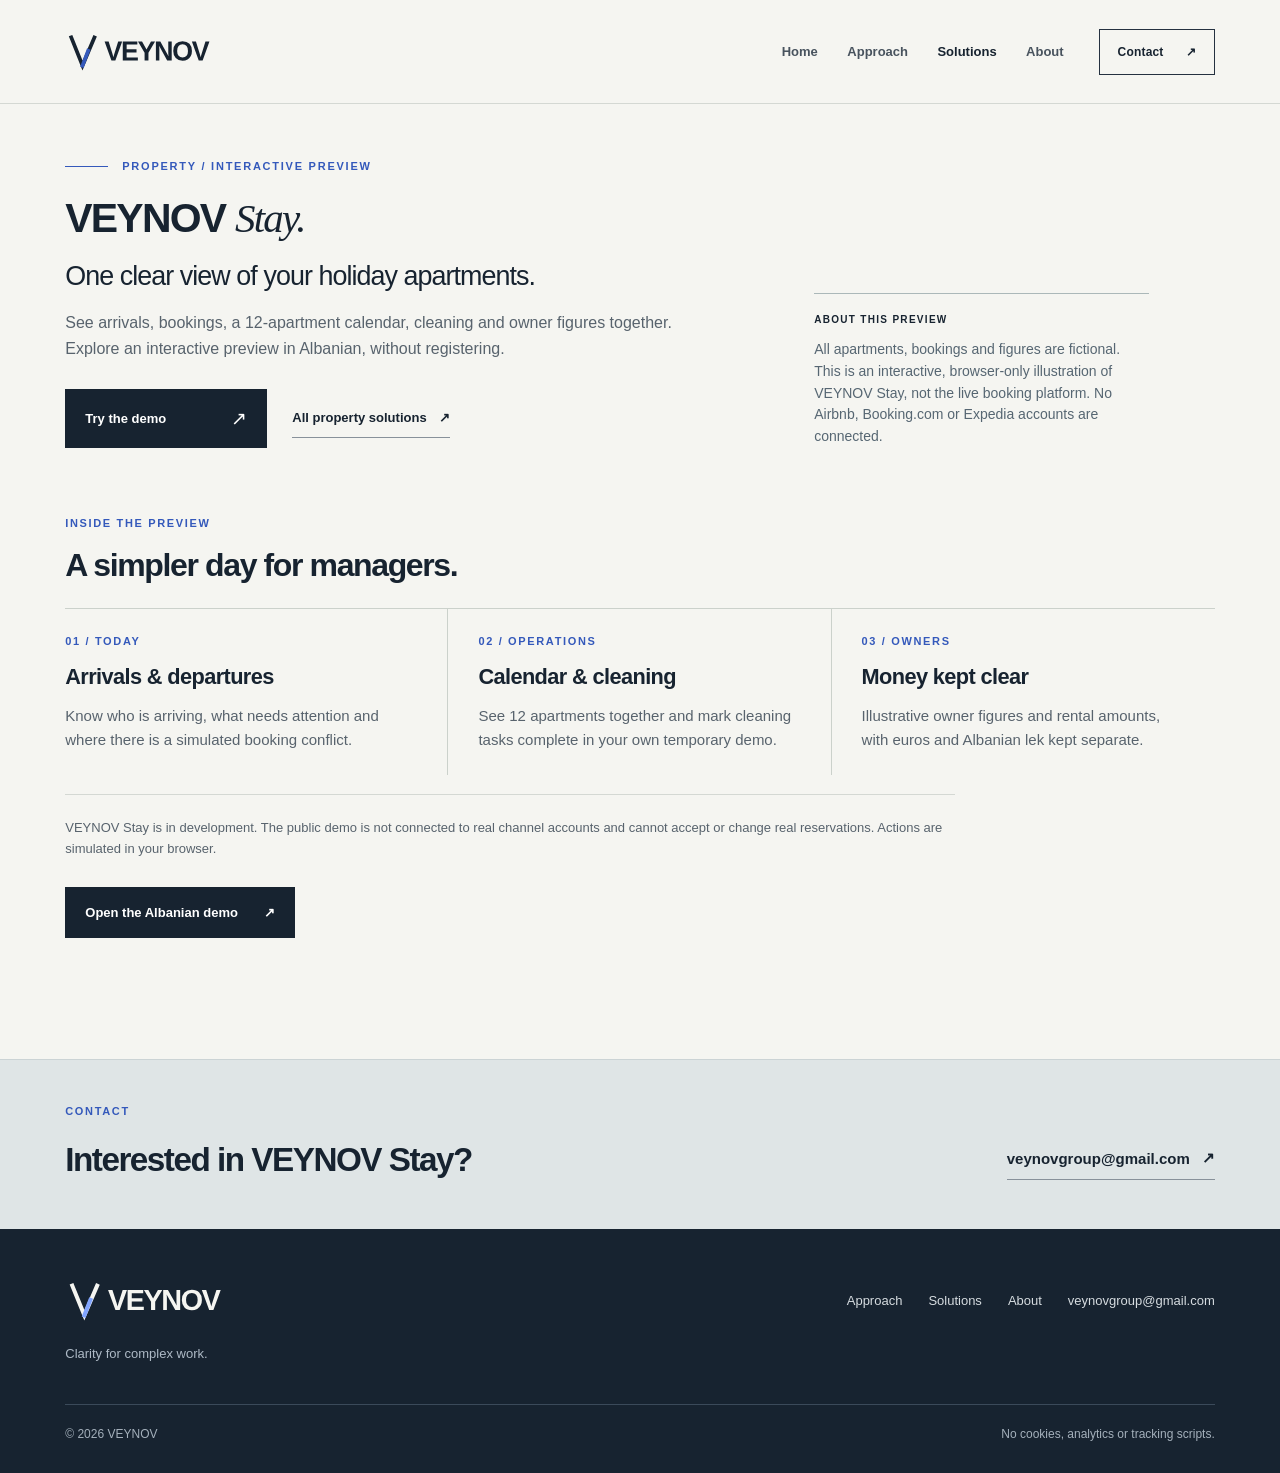
<file: stay.html>
<!doctype html>
<html lang="en">
<head>
<meta charset="utf-8"><meta name="viewport" content="width=device-width,initial-scale=1">
<meta name="color-scheme" content="light"><meta name="theme-color" content="#f5f5f1">
<meta name="robots" content="noindex,follow">
<meta name="description" content="Explore VEYNOV Stay, a browser-only interactive preview for holiday-apartment managers. Twelve fictional apartments. No account required.">
<title>VEYNOV Stay | Holiday rental management demo</title>
<link rel="canonical" href="https://veynov.com/stay.html">
<meta property="og:type" content="website"><meta property="og:site_name" content="VEYNOV"><meta property="og:title" content="VEYNOV Stay | Interactive preview"><meta property="og:description" content="Explore daily arrivals, calendars, cleaning and owner statements with fictional apartment data.">
<meta property="og:url" content="https://veynov.com/stay.html"><meta property="og:image" content="https://veynov.com/assets/brand/veynov-social-share.png">
<link rel="icon" href="assets/favicon.svg" type="image/svg+xml">
<link rel="icon" href="assets/brand/favicon-32.png" sizes="32x32" type="image/png">
<link rel="apple-touch-icon" href="assets/brand/apple-touch-icon.png" sizes="180x180">
<link rel="stylesheet" href="assets/styles.css">
</head>
<body>
<a class="skip-link" href="#main-content">Skip to content</a>
<header class="site-header"><div class="frame header-inner">
<a class="brand" href="./" aria-label="VEYNOV — Home"><img class="brand-wordmark-img" src="assets/logo.svg" width="147" height="40" alt=""></a>
<nav class="nav" id="main-nav" aria-label="Main navigation">
<a href="index.html">Home</a><a href="platform.html">Approach</a><a href="solutions.html" aria-current="page">Solutions</a><a href="about.html">About</a><a class="nav-mail" href="mailto:veynovgroup@gmail.com">Contact</a></nav>
<a class="nav-action" href="mailto:veynovgroup@gmail.com">Contact <span aria-hidden="true">↗</span></a>
<button class="mobile-toggle" type="button" aria-label="Open menu" aria-controls="main-nav" aria-expanded="false"><svg viewBox="0 0 24 24" fill="none" aria-hidden="true"><path d="M3 7h18M3 12h18M3 17h18" stroke="currentColor" stroke-width="1.5" stroke-linecap="square"/></svg></button>
</div></header>
<main id="main-content" tabindex="-1">
<section class="frame admin-page-hero" aria-labelledby="page-title">
<p class="overline">Property / Interactive preview</p>
<div class="subhero-grid">
<div>
<h1 class="page-h1" id="page-title">VEYNOV <em>Stay.</em></h1>
<p class="admin-page-deck">One clear view of your holiday apartments.</p>
<p class="lead">See arrivals, bookings, a 12-apartment calendar, cleaning and owner figures together. Explore an interactive preview in Albanian, without registering.</p>
<div class="admin-feature-actions">
<a class="primary-btn" href="stay-demo/">Try the demo <span class="arrow" aria-hidden="true">↗</span></a>
<a class="text-link" href="solutions.html#property">All property solutions <span aria-hidden="true">↗</span></a>
</div>
</div>
<aside class="page-note"><strong>About this preview</strong>All apartments, bookings and figures are fictional. This is an interactive, browser-only illustration of VEYNOV Stay, not the live booking platform. No Airbnb, Booking.com or Expedia accounts are connected.</aside>
</div>
</section>
<section class="frame admin-page-detail" aria-labelledby="stay-details">
<div class="admin-detail-heading"><p class="section-no">Inside the preview</p><h2 class="section-title" id="stay-details">A simpler day for managers.</h2></div>
<div class="admin-detail-grid">
<article><span class="section-no">01 / Today</span><h3>Arrivals &amp; departures</h3><p>Know who is arriving, what needs attention and where there is a simulated booking conflict.</p></article>
<article><span class="section-no">02 / Operations</span><h3>Calendar &amp; cleaning</h3><p>See 12 apartments together and mark cleaning tasks complete in your own temporary demo.</p></article>
<article><span class="section-no">03 / Owners</span><h3>Money kept clear</h3><p>Illustrative owner figures and rental amounts, with euros and Albanian lek kept separate.</p></article>
</div>
<p class="admin-page-limit">VEYNOV Stay is in development. The public demo is not connected to real channel accounts and cannot accept or change real reservations. Actions are simulated in your browser.</p>
<div class="admin-feature-actions" style="padding-bottom:44px"><a class="primary-btn" href="stay-demo/">Open the Albanian demo <span aria-hidden="true">↗</span></a></div>
</section>
<section class="band" aria-labelledby="contact-title"><div class="frame band-inner"><div><p class="section-no">Contact</p><h2 id="contact-title">Interested in VEYNOV Stay?</h2></div><p class="band-action"><a class="text-link" href="mailto:veynovgroup@gmail.com?subject=VEYNOV%20Stay">veynovgroup@gmail.com <span aria-hidden="true">↗</span></a></p></div></section>
</main>
<footer class="site-footer"><div class="frame footer-inner">
<div><a class="brand" href="./" aria-label="VEYNOV — Home"><img src="assets/brand/veynov-wordmark-reverse.svg" width="159" height="43" alt=""></a><p class="footer-tagline">Clarity for complex work.</p></div>
<nav class="footer-links" aria-label="Footer links"><a href="platform.html">Approach</a><a href="solutions.html">Solutions</a><a href="about.html">About</a><a href="mailto:veynovgroup@gmail.com">veynovgroup@gmail.com</a></nav>
</div><div class="frame"><div class="footer-bottom"><p>© 2026 VEYNOV</p><p>No cookies, analytics or tracking scripts.</p></div></div></footer>
<script src="assets/app.js" defer></script>
</body>
</html>
</file>
<file: assets/styles.css>
/* VEYNOV — site styles. Static, self-hosted; no web fonts, no third-party assets. */

:root{
  --ink:#172330;
  --paper:#f5f5f1;
  --blue:#3459bb;
  --muted:#58636d;
  --nav:#48535e;
  --rule:#d4d8d3;
  --line:#cbd1cb;
  --list-rule:#c7cfcb;
  --link-rule:#88919a;
  --band:#dfe5e6;
  --band-rule:#cbd3d5;
  --canvas:#e9ece8;
  --canvas-rule:#c7d3d3;
  --sans:Arial,Helvetica,sans-serif;
  --serif:Georgia,"Times New Roman",serif;
}

/* Base */
*,*::before,*::after{box-sizing:border-box}
html{scroll-behavior:smooth}
body{margin:0;min-width:280px;background:var(--paper);color:var(--ink);font-family:var(--sans);-webkit-font-smoothing:antialiased}
h1,h2,h3,p{margin:0}
h1,h2,h3{text-wrap:balance}
main p{text-wrap:pretty}
a{color:inherit;text-decoration:none}
button{font:inherit;cursor:pointer}
a:focus-visible,button:focus-visible{outline:3px solid var(--blue);outline-offset:4px}
main:focus{outline:none}
.frame{max-width:1536px;margin:0 auto;padding-left:clamp(24px,5.1vw,82px);padding-right:clamp(24px,5.1vw,82px)}
.skip-link{position:absolute;z-index:99;top:-90px;left:16px;padding:14px 20px;background:var(--ink);color:#fff;font-size:14px}
.skip-link:focus{top:14px}

/* Header and navigation */
.site-header{position:relative;z-index:10;background:var(--paper);border-bottom:1px solid var(--rule)}
.header-inner{display:flex;align-items:center;justify-content:space-between;gap:35px;height:103px}
.brand{display:inline-flex;align-items:center}
.brand-wordmark-img{display:block;width:147px;height:auto;max-width:100%}
.nav{display:flex;align-items:center;gap:clamp(18px,2.3vw,39px);margin-left:auto}
.nav a{padding:12px 0;font-size:13px;font-weight:600;color:var(--nav);transition:color .2s}
.nav a:hover{color:var(--blue)}
.nav a[aria-current="page"]{color:var(--ink);font-weight:750}
.nav .nav-mail{display:none}
.nav-action{display:inline-flex;align-items:center;gap:22px;padding:15px 18px;border:1px solid #253140;font-size:12px;font-weight:700;letter-spacing:.015em;white-space:nowrap;transition:background-color .2s,color .2s}
.nav-action:hover{background:var(--ink);color:#fff}
.mobile-toggle{display:none;align-items:center;justify-content:center;width:45px;height:43px;padding:10px;border:1px solid var(--rule);background:transparent;color:var(--ink)}
.mobile-toggle svg{width:21px;height:21px}

/* Shared type */
.section-no{display:block;color:var(--blue);font-size:11px;font-weight:700;letter-spacing:.15em;text-transform:uppercase}
.section-title{max-width:860px;font-size:clamp(28px,2.5vw,35px);font-weight:550;line-height:1.14;letter-spacing:-.043em}
.section-title em,.page-h1 em{display:inline-block;font-family:var(--serif);font-weight:400}

/* Links and buttons */
.primary-btn{display:inline-flex;align-items:center;justify-content:space-between;gap:26px;min-width:202px;padding:17px 19px;border:1px solid transparent;background:var(--ink);color:#fff;font-size:13px;font-weight:700;transition:background-color .2s}
.primary-btn:hover{background:var(--blue)}
.primary-btn .arrow{font-size:19px;font-weight:400}
.text-link{display:inline-flex;align-items:center;gap:12px;padding:12px 0;border-bottom:1px solid var(--link-rule);font-size:13px;font-weight:700;transition:color .2s}
.text-link:hover{color:var(--blue)}

/* Home: introduction */
.hero{padding-top:49px;padding-bottom:61px}
.hero-kicker{display:flex;align-items:center;gap:13px;margin-bottom:26px;color:var(--blue);font-size:11px;font-weight:700;letter-spacing:.16em;text-transform:uppercase}
.kicker-line{width:43px;height:1px;background:var(--blue)}
.hero-grid{display:grid;grid-template-columns:minmax(0,1.07fr) minmax(0,.93fr);gap:clamp(25px,3.75vw,54px);align-items:start}
.hero h1{max-width:840px;font-size:clamp(43px,4.1vw,59px);font-weight:600;line-height:1.095;letter-spacing:-.052em}
.hero h1 .line{display:block;white-space:nowrap}
.hero h1 .serif{font-family:var(--serif);font-style:italic;font-weight:400;letter-spacing:-.048em}
.hero-philosophy{max-width:500px;margin-top:27px;padding-left:17px;border-left:2px solid var(--blue);font-family:var(--serif);font-size:clamp(21px,1.62vw,25px);line-height:1.39;letter-spacing:-.022em}
.hero-text{max-width:560px;margin-top:22px;color:var(--muted);font-size:16px;line-height:1.55}
.hero-buttons{display:flex;flex-wrap:wrap;align-items:center;gap:34px;margin-top:29px}

/* Home: target illustration */
.hero-visual{min-width:0;margin-top:5px}
.visual-canvas{position:relative;height:clamp(340px,27.5vw,395px);overflow:hidden;background:var(--canvas);border:1px solid var(--canvas-rule)}
.visual-canvas::before{content:"";position:absolute;inset:0;background-image:linear-gradient(#bec7ca50 1px,transparent 1px),linear-gradient(90deg,#bec7ca50 1px,transparent 1px);background-size:47px 47px;opacity:.7}
.visual-canvas svg{position:absolute;top:3%;left:3%;width:94%;height:94%}
.canvas-top,.canvas-bottom{position:absolute;z-index:2;left:23px;right:23px;display:flex;align-items:center;justify-content:space-between;color:var(--muted);font-size:10px;font-weight:700}
.canvas-top{top:23px;letter-spacing:.14em}
.canvas-bottom{bottom:23px;letter-spacing:.1em}

/* Home: areas of focus */
.focus-section{padding-top:62px;padding-bottom:68px}
.focus-section .section-title{margin-bottom:25px}
.focus-grid{display:grid;grid-template-columns:repeat(3,minmax(0,1fr));border-top:1px solid var(--line)}
.focus-item{padding:29px 35px 30px 0;border-right:1px solid var(--line)}
.focus-item+.focus-item{padding-left:35px}
.focus-item:last-child{border-right:0}
.focus-item h3{font-size:clamp(20px,1.65vw,23px);font-weight:600;line-height:1.25;letter-spacing:-.028em}
.focus-item h3 a{display:inline-block;text-underline-offset:4px}
.focus-item h3 a:hover{text-decoration:underline}
.focus-item h3 a:focus-visible{outline-width:2px;outline-offset:5px}
.focus-item p{max-width:330px;margin-top:16px;color:var(--muted);font-size:15px;line-height:1.55}
.focus-note{display:flex;flex-wrap:wrap;align-items:center;gap:4px 24px;padding-top:22px;border-top:1px solid var(--line);color:var(--muted);font-size:15px;line-height:1.55}
/* Clearly labelled product access; no implied public availability. */
.product-entry{display:flex;align-items:center;flex-wrap:wrap;gap:5px 16px;margin-top:11px}
.product-entry a{display:inline-flex;align-items:center;gap:9px;min-height:40px;border-bottom:1px solid var(--link-rule);font-size:13px;font-weight:700;line-height:1.4}
.product-entry a:hover{color:var(--blue)}
.product-stage{color:var(--muted);font-size:11px;line-height:1.4}

/* Inner pages: introduction */
.subhero{padding-top:56px;padding-bottom:42px}
.overline{display:flex;align-items:center;gap:14px;margin-bottom:24px;color:var(--blue);font-size:11px;font-weight:750;letter-spacing:.16em;text-transform:uppercase}
.overline::before{content:"";width:43px;height:1px;background:var(--blue)}
.subhero-grid{display:grid;grid-template-columns:minmax(0,1.13fr) minmax(260px,.7fr);gap:clamp(35px,8vw,145px);align-items:start}
.page-h1{max-width:850px;font-size:clamp(34px,3.2vw,46px);font-weight:570;line-height:1.12;letter-spacing:-.043em}
.lead{max-width:640px;margin-top:22px;color:var(--muted);font-size:16px;line-height:1.58}
.page-note{align-self:end;max-width:335px;margin-top:26px;padding-top:18px;border-top:1px solid #abb8b9;color:#566672;font-size:14px;line-height:1.55}
.page-note strong{display:block;margin-bottom:12px;color:var(--ink);font-size:10px;letter-spacing:.13em;text-transform:uppercase}

/* Approach */
.section{padding-top:59px;padding-bottom:64px}
.section-head{padding-bottom:30px}
.section-head .section-title{margin-top:22px}
.detail-row{display:grid;grid-template-columns:75px minmax(0,1fr) minmax(0,1.2fr);gap:32px;align-items:start;padding:32px 0 38px;border-top:1px solid #c5cdc9}
.detail-row:last-child{border-bottom:1px solid #c5cdc9}
.detail-no{padding-top:7px;color:var(--blue);font-size:11px;font-weight:700;letter-spacing:.14em}
.detail-row h3{font-size:clamp(21px,2vw,28px);font-weight:550;line-height:1.2;letter-spacing:-.038em}
.detail-row p{max-width:560px;color:var(--muted);font-size:15px;line-height:1.6}

/* Solutions */
.section-tight{padding-top:25px;padding-bottom:43px}
.solutions-list{border-top:1px solid var(--list-rule)}
.solution-card{display:grid;grid-template-columns:70px minmax(0,1fr);gap:27px;align-items:start;padding:29px 0 31px;border-bottom:1px solid var(--list-rule)}
.solution-num{color:var(--blue);font-size:11px;font-weight:750;letter-spacing:.14em}
.solution-card h2{max-width:780px;font-size:clamp(27px,2.7vw,39px);font-weight:550;line-height:1.14;letter-spacing:-.039em}
.solution-card h2 a:hover{text-decoration:underline;text-underline-offset:5px}
.solution-card p{max-width:65ch;margin-top:13px;color:var(--muted);font-size:15px;line-height:1.58}
.solution-card .boundary{margin-top:10px;color:var(--ink);font-size:14px;line-height:1.55}

/* About */
.about-page .subhero{padding-bottom:48px}
.about-page .lead{max-width:65ch}
.about-row{display:grid;grid-template-columns:minmax(170px,.75fr) minmax(0,2fr);gap:clamp(30px,5vw,72px);align-items:start;padding:48px 0 52px;border-top:1px solid var(--rule)}
.about-row>.section-no{padding-top:6px}
.about-body{max-width:65ch}
.about-body .section-title{font-size:clamp(27px,2.25vw,32px);line-height:1.2}
.about-body p{margin-top:20px;color:var(--muted);font-size:16px;line-height:1.65}
.about-links{display:flex;flex-wrap:wrap;gap:28px;margin-top:18px}

/* Closing band (contact / next step) */
.band{background:var(--band);border-top:1px solid var(--band-rule)}
.band-inner{display:flex;align-items:flex-end;justify-content:space-between;gap:32px;padding-top:45px;padding-bottom:49px}
.band h2{max-width:730px;margin-top:24px;font-size:clamp(28px,2.6vw,36px);font-weight:550;line-height:1.16;letter-spacing:-.045em}
.band .text-link{font-size:15px}

/* Footer */
.site-footer{background:var(--ink);color:#e7ebed}
.site-footer a:focus-visible{outline-color:var(--paper)}
.footer-inner{display:flex;align-items:flex-start;justify-content:space-between;gap:30px;padding-top:50px;padding-bottom:40px}
.site-footer .brand-wordmark-img{width:159px}
.footer-tagline{margin-top:18px;color:#aebac6;font-size:13px;line-height:1.5}
.footer-links{display:flex;flex-wrap:wrap;justify-content:flex-end;gap:12px 26px;padding-top:12px}
.footer-links a{color:#d6dce0;font-size:13px;line-height:1.5}
.footer-links a:hover{color:#fff}
.footer-bottom{display:flex;flex-wrap:wrap;justify-content:space-between;gap:8px 24px;padding-top:20px;padding-bottom:30px;border-top:1px solid #3b4a5a;color:#a4b0bb;font-size:12px;line-height:1.5}

/* Tablet */
@media (max-width:1100px){
  .header-inner{height:88px}
  .nav{gap:17px}
}
@media (max-width:900px){
  .subhero-grid{grid-template-columns:1fr 1fr;gap:25px}
  .detail-row{grid-template-columns:50px minmax(0,1fr) minmax(0,1.2fr);gap:17px}
}

/* Phone */
@media (max-width:760px){
  .frame{padding-left:24px;padding-right:24px}
  .header-inner{height:73px}
  .brand-wordmark-img{width:128px}
  .mobile-toggle{display:inline-flex;margin-left:auto}
  .nav-action{display:none}
  .nav{display:none;position:absolute;top:72px;left:0;z-index:9;width:100%;flex-direction:column;align-items:stretch;gap:0;margin:0;padding:15px 24px 27px;background:var(--paper);border-bottom:1px solid var(--rule);box-shadow:0 10px 25px #17233015}
  .nav.open{display:flex}
  .nav a,.nav .nav-mail{display:flex;align-items:center;min-height:44px;padding:13px 0;border-bottom:1px solid #dfe2db;font-size:15px}

  .section-no{font-size:10px}
  .section-title{font-size:clamp(26px,7vw,31px);line-height:1.17}
  .primary-btn{min-width:179px;padding:14px 16px;font-size:12px}
  .text-link{font-size:12px}

  .hero{padding-top:38px;padding-bottom:42px}
  .hero-kicker{gap:8px;margin-bottom:19px;font-size:10px;letter-spacing:.13em}
  .kicker-line{width:23px}
  .hero-grid{display:block}
  .hero h1{font-size:clamp(32px,8.5vw,39px);letter-spacing:-.043em}
  .hero h1 .line{white-space:normal}
  .hero-philosophy{max-width:450px;margin-top:23px;padding-left:14px;font-size:20px;line-height:1.4}
  .hero-text{margin-top:18px;line-height:1.6}
  .hero-buttons{gap:23px;margin-top:23px}
  .hero-visual{margin-top:26px}
  .visual-canvas{height:clamp(242px,69vw,275px)}
  .canvas-top,.canvas-bottom{left:16px;right:16px}
  .canvas-top{top:16px}
  .canvas-bottom{bottom:16px}

  .focus-section{padding-top:39px;padding-bottom:43px}
  .focus-section .section-title{margin-bottom:21px;font-size:27px}
  .focus-grid{display:block}
  .focus-item,.focus-item+.focus-item{padding:23px 0 24px;border-right:0;border-bottom:1px solid var(--line)}
  .focus-item:last-child{border-bottom:0}
  .focus-item h3{font-size:21px}
  .focus-item p{max-width:520px;margin-top:10px}
  .focus-note{padding-top:18px}

  .subhero{padding-top:43px;padding-bottom:30px}
  .overline{font-size:10px}
  .overline::before{width:24px}
  .subhero-grid{display:block}
  .page-h1{font-size:clamp(30px,7.6vw,36px);line-height:1.13}
  .lead{margin-top:17px}
  .page-note{max-width:none;margin-top:22px}

  .section{padding-top:42px;padding-bottom:46px}
  .section-head{padding-bottom:23px}
  .detail-row{display:block;padding:28px 0 32px}
  .detail-row h3{margin-top:17px;font-size:21px;line-height:1.24}
  .detail-row p{margin-top:18px}

  .section-tight{padding-top:12px;padding-bottom:28px}
  .solution-card{display:block;padding:21px 0 25px}
  .solution-card h2{margin-top:17px;font-size:clamp(25px,6.4vw,30px);line-height:1.2}
  .solution-card p{margin-top:11px}

  .about-page .subhero{padding-bottom:33px}
  .about-row{display:block;padding:30px 0 34px}
  .about-row>.section-no{padding-top:0;margin-bottom:18px}
  .about-body .section-title{font-size:27px}
  .about-body p{margin-top:17px}
  .about-links{gap:12px 24px;margin-top:14px}

  .band-inner{display:block;padding-top:36px;padding-bottom:39px}
  .band h2{margin-top:15px;font-size:29px}
  .band-action{margin-top:20px}

  .footer-inner{display:block;padding-top:39px;padding-bottom:30px}
  .footer-links{justify-content:flex-start;gap:8px 22px;padding-top:20px}
  .footer-links a{padding:4px 0}
  .footer-bottom{display:block;padding-bottom:28px}
  .footer-bottom p+p{margin-top:6px}
}
@media (max-width:365px){
  .hero-buttons{gap:15px}
}

/* Preferences */
@media (prefers-reduced-motion:reduce){
  html{scroll-behavior:auto}
  *{transition:none!important}
}
@media (prefers-contrast:more){
  :root{--muted:#35414b;--rule:#87939a}
  .section-no,.overline,.hero-kicker{color:#203c8e}
}
@media print{
  .skip-link,.nav,.nav-action,.mobile-toggle,.site-footer .brand{display:none!important}
  body,.band,.site-footer{background:#fff;color:#000}
  .primary-btn{background:none;color:#000;border:1px solid #000}
  .footer-tagline,.footer-links a,.footer-bottom{color:#000}
  .hero-visual{break-inside:avoid}
}

/* VEYNOV Admin public pilot: a restrained editorial product showcase. */
.admin-feature{background:#e8ecea;border-top:1px solid var(--rule);border-bottom:1px solid var(--rule)}
.admin-feature-inner{display:grid;grid-template-columns:minmax(0,.87fr) minmax(0,1.13fr);align-items:center;gap:clamp(32px,5.2vw,78px);padding-top:65px;padding-bottom:66px}
.admin-feature-copy h2{margin-top:20px;font-size:clamp(36px,3.7vw,54px);font-weight:570;letter-spacing:-.055em;line-height:1.08}
.admin-feature-copy h2 em{font-family:var(--serif);font-weight:400}
.admin-feature-lead{max-width:420px;margin-top:20px;font-size:clamp(21px,2vw,28px);line-height:1.28;letter-spacing:-.033em}
.admin-feature-text{max-width:470px;margin-top:18px;color:var(--muted);font-size:15px;line-height:1.66}
.admin-feature-actions{display:flex;align-items:center;flex-wrap:wrap;gap:12px 25px;margin-top:28px}
.admin-feature-meta{margin-top:22px;color:#55636c;font-size:12px;line-height:1.65}
.admin-preview{margin:0;min-width:0;padding:9px;background:#f8f8f5;border:1px solid #bdcacb;box-shadow:0 18px 45px #17233012}
.admin-preview a{display:block;overflow:hidden;border:1px solid #d5dbd7}
.admin-preview img{display:block;width:100%;height:auto}
.admin-preview figcaption,.admin-page-image figcaption{padding:10px 8px 3px;color:var(--muted);font-size:11px;line-height:1.4}
.property-products{margin-top:23px;border-top:1px solid var(--line)}
.property-product{display:flex;justify-content:space-between;align-items:center;gap:16px 35px;padding:21px 0;border-bottom:1px solid var(--line)}
.property-product h3{font-size:17px;font-weight:650;letter-spacing:-.02em}
.property-product h3 a:hover{text-decoration:underline;text-underline-offset:4px}
.solution-card .property-product p{margin-top:6px;font-size:13px;line-height:1.5}
.property-product>a{display:inline-flex;gap:10px;align-items:center;flex-shrink:0;min-height:44px;border-bottom:1px solid var(--link-rule);font-size:13px;font-weight:700}
.property-product>a:hover{color:var(--blue)}
.admin-page-hero{padding-top:56px;padding-bottom:44px}
.admin-page-deck{margin-top:17px;max-width:730px;font-size:clamp(23px,2.1vw,31px);line-height:1.28;letter-spacing:-.035em}
.admin-page-hero .lead{margin-top:17px}
.admin-page-showcase{padding-top:0;padding-bottom:39px}
.admin-page-image{margin:0;padding:10px;border:1px solid var(--rule);background:#fff}
.admin-page-image img{display:block;width:100%;height:auto;border:1px solid #dce0de}
.admin-page-detail{padding-top:25px;padding-bottom:77px}
.admin-detail-heading .section-title{margin-top:18px}
.admin-detail-grid{display:grid;grid-template-columns:repeat(3,minmax(0,1fr));margin-top:25px;border-top:1px solid var(--line)}
.admin-detail-grid article{padding:26px 30px 22px 0;border-right:1px solid var(--line)}
.admin-detail-grid article+article{padding-left:30px}
.admin-detail-grid article:last-child{border-right:0}
.admin-detail-grid h3{margin-top:17px;font-size:clamp(19px,1.7vw,23px);line-height:1.23;letter-spacing:-.028em}
.admin-detail-grid p{margin-top:13px;color:var(--muted);font-size:15px;line-height:1.62}
.admin-page-limit{max-width:890px;margin-top:19px;padding-top:22px;border-top:1px solid var(--rule);color:var(--muted);font-size:13px;line-height:1.65}
@media(max-width:900px){
  .admin-feature-inner{grid-template-columns:1fr;gap:30px;padding-top:50px;padding-bottom:48px}
  .admin-feature-copy{max-width:710px}
}
@media(max-width:760px){
  .admin-feature-inner{padding-top:39px;padding-bottom:39px}
  .admin-feature-copy h2{font-size:39px}
  .admin-feature-lead{font-size:23px}
  .admin-feature-actions{gap:8px 23px}
  .admin-feature-meta{font-size:11px}
  .admin-preview{padding:5px}
  .property-product{align-items:flex-start;flex-direction:column;gap:9px;padding:18px 0}
  .property-product>a{min-height:38px}
  .admin-page-hero{padding-top:42px;padding-bottom:29px}
  .admin-page-deck{font-size:24px}
  .admin-page-showcase{padding-bottom:21px}
  .admin-page-image{padding:5px}
  .admin-page-detail{padding-top:20px;padding-bottom:44px}
  .admin-detail-grid{display:block;margin-top:20px}
  .admin-detail-grid article,.admin-detail-grid article+article{padding:23px 0 26px;border-right:0;border-bottom:1px solid var(--line)}
}
</file>
<file: stay-demo/stay.css>
:root{--bg:#f5f6f2;--paper:#fff;--ink:#20332f;--muted:#64736e;--border:#dfe6e0;--line:#ebefeb;--green:#1f5c4e;--pale:#e8f0eb;--lime:#b1dcc6;--amber:#9a5a21;--amberbg:#fff3e7;--red:#a8463e;--redbg:#ffefeb;--shadow:0 4px 20px rgba(21,54,41,.04)}*{box-sizing:border-box}body{margin:0;font-family:Inter,"Segoe UI",Arial,sans-serif;color:var(--ink);background:var(--bg);font-size:14px;-webkit-font-smoothing:antialiased}button,input,select{font:inherit}button{cursor:pointer}a{color:inherit}a:focus-visible,button:focus-visible,input:focus-visible{outline:3px solid #92c4a4;outline-offset:3px}.skip{position:absolute;left:-9999px;top:0}.skip:focus{left:12px;top:12px;background:#fff;padding:12px;z-index:50}.mast{height:76px;padding:0 4vw;display:flex;align-items:center;justify-content:space-between;gap:20px;background:#fff;border-bottom:1px solid var(--border)}.identity{display:flex;align-items:center;gap:13px;text-decoration:none;font-size:21px;letter-spacing:-.6px}.identity img{height:30px;width:auto}.dash{color:#a2b0aa;font-weight:300}.identity strong{font-weight:630}.mast-actions{display:flex;align-items:center;gap:15px}.pill{display:inline-flex;align-items:center;gap:8px;border:1px solid #c7ddd1;border-radius:30px;color:#28604e;background:#eaf4ed;font-size:10px;font-weight:800;letter-spacing:.07em;padding:9px 11px}.pulse{width:7px;height:7px;border-radius:50%;background:#6baf89}.exit{font-weight:600;text-decoration:none;font-size:12px}.notice{padding:13px 4vw;background:#f2ead7;color:#5e4d2b;font-size:12px;line-height:1.5;border-bottom:1px solid #e5d8b5}.notice strong{margin-right:5px}.shell{display:grid;grid-template-columns:234px minmax(0,1fr);min-height:calc(100vh - 179px)}.sidebar{padding:32px 15px 28px 26px;border-right:1px solid var(--border);background:#f8f9f6;display:flex;flex-direction:column}.sidebar-title,.side-label{font-size:10px;letter-spacing:.12em;font-weight:800;color:#84928c;margin:0 0 18px 11px}.nav{display:grid;gap:5px}.nav button{display:flex;align-items:center;gap:13px;width:100%;border:0;text-align:left;border-radius:9px;background:transparent;padding:13px 14px;color:#50635d;font-weight:600;font-size:14px}.nav button span{width:20px;text-align:center;color:#789388;font-size:18px;font-weight:500}.nav button.active{color:#15513e;background:#e4ede6}.nav button.active span{color:#245a45}.nav button:hover{background:#eaf0ea}.sidebar-foot{margin-top:auto;border-top:1px solid var(--border);padding:23px 11px 0}.sidebar-foot .side-label{margin:0 0 11px}.sidebar-foot p{font-size:11px;color:var(--muted);line-height:1.6}.mini-note{color:#778781;font-size:10px;line-height:1.5;margin-top:17px}.content{padding:37px max(32px,4.5vw) 66px;min-width:0;max-width:1530px;width:100%}.section-top{display:flex;align-items:flex-end;justify-content:space-between;gap:20px;margin-bottom:25px}.eyebrow{font-size:10px;font-weight:800;letter-spacing:.16em;text-transform:uppercase;color:#72877c;margin:0 0 11px}.section-top h1{font-size:clamp(29px,3vw,39px);line-height:1.12;font-weight:600;letter-spacing:-1.4px;margin:0}.sub{color:#6e8077;line-height:1.55;margin:9px 0 0;font-size:13px}.btn{border:1px solid #b9c9c0;background:transparent;border-radius:8px;padding:10px 14px;font-size:12px;font-weight:700;color:var(--ink);text-decoration:none;white-space:nowrap}.btn:hover{background:#ecf3ec}.btn.primary{background:#205d4d;color:white;border-color:#205d4d}.btn.primary:hover{background:#15483a}.btn.ghost{background:#fff}.kpis{display:grid;grid-template-columns:repeat(4,minmax(0,1fr));gap:13px;margin:0 0 22px}.kpi{border:1px solid var(--border);background:#fff;border-radius:10px;padding:20px 19px;box-shadow:var(--shadow)}.kpi strong{font-size:32px;letter-spacing:-1px;display:block;font-weight:650}.kpi span{font-size:12px;color:var(--muted);display:block;margin:7px 0 0}.kpi em{font-style:normal;font-size:10px;color:#7b8e84}.panels{display:grid;grid-template-columns:1.55fr 1fr;gap:16px}.panel{border:1px solid var(--border);border-radius:10px;background:#fff;box-shadow:var(--shadow);overflow:hidden;margin-bottom:16px}.panel.pad{padding:20px}.panel-head{padding:18px 20px;border-bottom:1px solid var(--line);display:flex;align-items:center;justify-content:space-between;gap:12px}.panel h2,.panel-head h2{font-size:15px;letter-spacing:-.2px;margin:0;font-weight:700}.panel-head small{color:#84938b}.item{padding:15px 20px;border-bottom:1px solid var(--line);display:flex;gap:14px;align-items:center;justify-content:space-between}.item:last-child{border-bottom:0}.item-main{display:flex;align-items:center;gap:12px;min-width:0}.unit{background:#e8efea;border-radius:7px;color:#26634f;font-weight:750;padding:7px 8px;font-size:12px;min-width:40px;text-align:center}.item strong{font-weight:650}.item p,.secondary{margin:5px 0 0;font-size:11px;color:#77867f;line-height:1.5}.channel{display:inline-block;border:1px solid #dde5df;padding:4px 7px;border-radius:5px;font-size:10px;color:#596d61;white-space:nowrap}.channel.airbnb{background:#fff0f0;border-color:#f5d9d9;color:#a14c4c}.channel.booking{background:#e9f1fb;border-color:#d7e3f3;color:#36629a}.channel.expedia{background:#fff6e5;border-color:#f5e8c9;color:#8f702d}.warn{background:var(--amberbg);border:1px solid #f0d9ba;border-radius:10px;padding:18px 20px;color:#754d25;line-height:1.55;margin-bottom:17px}.warn strong{display:block;margin-bottom:4px}.muted{color:var(--muted)}.empty{padding:28px 20px;color:var(--muted)}.tour{background:#e7f0e9;border:1px solid #d0e1d4;border-radius:10px;margin-bottom:18px;padding:20px;display:flex;align-items:center;justify-content:space-between;gap:14px}.tour strong{display:block;font-size:14px;margin-bottom:5px}.tour p{margin:0;color:#506e60;font-size:12px;line-height:1.5}.tour .actions{display:flex;align-items:center;gap:9px}.table-scroll{overflow-x:auto;background:#fff}.cal{width:100%;border-collapse:collapse;min-width:930px;table-layout:fixed}.cal th,.cal td{border-right:1px solid #eaf0eb;border-bottom:1px solid #eaf0eb;text-align:center;vertical-align:middle;padding:0}.cal thead th{height:50px;font-weight:600;font-size:10px;color:#64736d}.cal thead th.today{background:#e9f4eb;color:#23624b}.cal .room-head{width:153px;padding:12px;text-align:left;position:sticky;left:0;background:#fff;z-index:1}.cal .room-head small{display:block;margin-top:4px;font-weight:400;color:#87958e}.cal td{height:47px;background:#fff}.cal td.today{background:#f2f8f1}.cal td.booked{background:#e3efe8;color:#265b49}.cal td.conflict{background:#ffede3;color:#a45130}.cal td.block{background:#eff0f0;color:#737f7b}.cal td .pillday{font-size:10px;font-weight:700}.legend{display:flex;gap:17px;flex-wrap:wrap;font-size:11px;color:#6a7c72;padding:16px 20px}.legend span:before{content:'';display:inline-block;width:9px;height:9px;margin-right:6px;border-radius:3px;background:#e3efe8}.legend span:nth-child(2):before{background:#ffede3}.legend span:nth-child(3):before{background:#eff0f0}.tools{display:flex;gap:10px;align-items:center;margin-bottom:18px;flex-wrap:wrap}.search{width:270px;max-width:100%;border:1px solid var(--border);border-radius:8px;background:#fff;padding:12px 14px}.booking{display:grid;grid-template-columns:minmax(0,1.1fr) .6fr .7fr .8fr auto;gap:15px;align-items:center;padding:16px 20px;border-bottom:1px solid var(--line)}.booking:last-child{border-bottom:0}.booking p{margin:4px 0 0;font-size:11px;color:var(--muted)}.tag{font-size:10px;font-weight:700;padding:5px 8px;border-radius:20px;background:#e6f1e9;color:#2d6248;white-space:nowrap}.tag.cancelled{background:#edf0ee;color:#747f79}.tag.conflict{background:#ffebe4;color:#98573b}.item-button{background:#e7f0ea;border:none;color:#1b5c49;padding:10px 11px;border-radius:7px;font-size:12px;font-weight:750;white-space:nowrap}.item-button.done{background:#edf0ee;color:#708178}.owner-grid,.money-grid{display:grid;grid-template-columns:repeat(3,minmax(0,1fr));gap:14px}.owner-card{padding:20px;border:1px solid var(--border);background:#fff;border-radius:10px}.owner-card small{font-size:10px;color:#819087}.owner-card h3{margin:8px 0 8px;font-size:19px;font-weight:650}.owner-card p{font-size:12px;color:var(--muted);line-height:1.6}.owner-card .number{font-size:26px;letter-spacing:-.7px;font-weight:650;margin:15px 0 5px}.note{margin-top:15px;font-size:11px;color:#87958d;line-height:1.6}.foot{display:flex;justify-content:space-between;align-items:center;gap:15px;padding:18px 4vw;background:#fff;border-top:1px solid var(--border);font-size:11px;color:#687c72}.foot a{font-weight:700;text-decoration:none}.hidden{display:none!important}@media(max-width:1080px){.shell{grid-template-columns:190px minmax(0,1fr)}.content{padding:30px 27px 50px}.sidebar{padding-left:13px}.panels{grid-template-columns:1fr}.kpis{gap:9px}.kpi{padding:18px 12px}.owner-grid,.money-grid{grid-template-columns:repeat(2,1fr)}}@media(max-width:720px){.mast{height:63px;padding:0 18px}.identity img{width:105px;height:auto}.identity{font-size:18px;gap:7px}.mast-actions{gap:8px}.mast .pill{font-size:9px;padding:7px}.mast .exit{display:none}.mast #reset{font-size:11px;padding:8px}.notice{padding:10px 17px}.shell{display:block}.sidebar{border-right:0;border-bottom:1px solid var(--border);padding:10px 12px}.sidebar-title,.sidebar-foot{display:none}.nav{display:flex;overflow:auto;gap:4px;scrollbar-width:none}.nav button{width:auto;flex:none;padding:10px 12px;font-size:12px;gap:6px}.nav button span{font-size:14px;width:15px}.content{padding:24px 14px 50px}.section-top{align-items:flex-start}.section-top h1{font-size:30px}.kpis{grid-template-columns:repeat(2,minmax(0,1fr))}.kpi strong{font-size:29px}.booking{grid-template-columns:1fr auto;gap:9px}.booking .hide-mobile{display:none}.owner-grid,.money-grid{grid-template-columns:1fr}.tour{align-items:flex-start;flex-direction:column}.panel-head{padding:15px}.item{padding:13px}.foot{padding:18px;flex-direction:column;align-items:flex-start}.panel.pad{padding:14px}}
</file>
